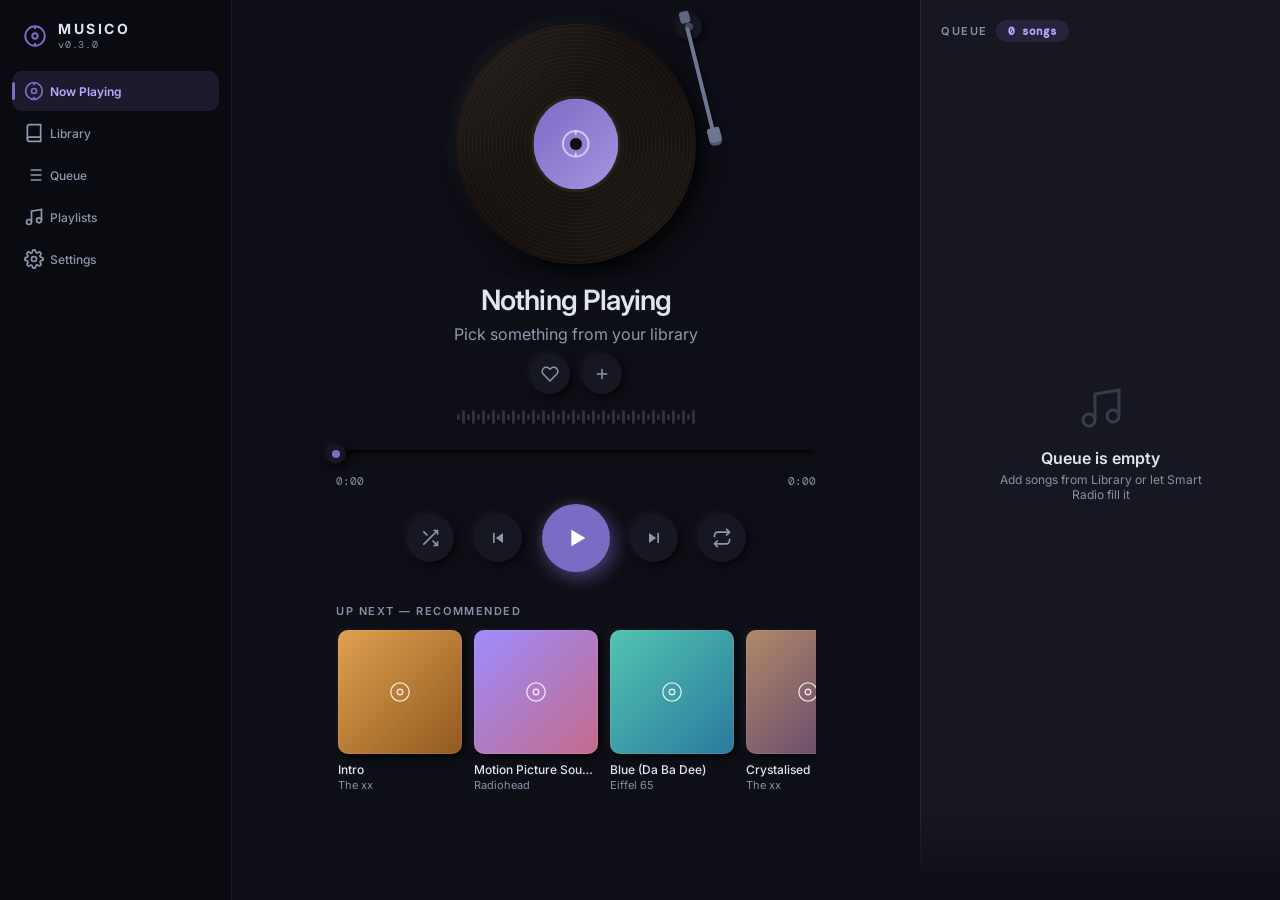
<file: frontend/index.html>
<!DOCTYPE html>
<html lang="en" data-palette="nebula">
<head>
<meta charset="UTF-8"/>
<meta name="viewport" content="width=device-width, initial-scale=1.0"/>
<title>Musico — Neumorphic Music Player</title>
<meta name="description" content="Musico — A beautiful neumorphic music player with skeuomorphic vinyl disc, rotary volume knob, and M3 Expressive navigation"/>

<!-- Apply the persisted theme BEFORE stylesheets resolve — dark-theme users
     otherwise get a white flash on every launch. -->
<script>
  try {
    var t = localStorage.getItem('musico-theme');
    if (t === 'dark' || t === 'light') document.documentElement.setAttribute('data-theme', t);
  } catch (e) {}
</script>

<!-- Asset URLs carry ?v= — bump on frontend changes so the WebKit webview
     can't serve stale cached scripts/styles (bit us once: old bridge.js
     kept breaking IPC after an update). -->
<link rel="stylesheet" href="css/tokens.css?v=0.3.6"/>
<link rel="stylesheet" href="css/neumorphic.css?v=0.3.6"/>
<link rel="stylesheet" href="css/animations.css?v=0.3.6"/>
<link rel="stylesheet" href="css/layout.css?v=0.3.6"/>
<link rel="stylesheet" href="css/now-playing.css?v=0.3.6"/>
<link rel="stylesheet" href="css/library.css?v=0.3.6"/>
<link rel="stylesheet" href="css/queue.css?v=0.3.6"/>
<link rel="stylesheet" href="css/settings.css?v=0.3.6"/>
</head>
<body>

<div id="app">
  <!-- ══════════════════════════════════════════════════════════════════════════
       SIDEBAR (≥860px) — brand, navigation, now-playing dock
       ══════════════════════════════════════════════════════════════════════════ -->
  <aside id="sidebar">
    <div class="side-brand">
      <svg class="brand-mark" viewBox="0 0 24 24" fill="none" stroke="currentColor" stroke-width="1.8">
        <circle cx="12" cy="12" r="9"/><circle cx="12" cy="12" r="2.5"/><path d="M12 3v2.5M12 18.5V21"/>
      </svg>
      <div class="brand-text">
        <div class="brand-name">MUSICO</div>
        <div class="brand-sub">v0.3.0</div>
      </div>
    </div>

    <nav class="side-nav" aria-label="Main">
      <button class="nav-item active" data-view="now-playing">
        <svg viewBox="0 0 24 24" fill="none" stroke="currentColor" stroke-width="2"><circle cx="12" cy="12" r="10"/><circle cx="12" cy="12" r="3"/><path d="M12 2v3M12 19v3"/></svg>
        <span>Now Playing</span>
      </button>
      <button class="nav-item" data-view="library">
        <svg viewBox="0 0 24 24" fill="none" stroke="currentColor" stroke-width="2"><path d="M4 19.5A2.5 2.5 0 016.5 17H20"/><path d="M6.5 2H20v20H6.5A2.5 2.5 0 014 19.5v-15A2.5 2.5 0 016.5 2z"/></svg>
        <span>Library</span>
      </button>
      <button class="nav-item" data-view="queue">
        <svg viewBox="0 0 24 24" fill="none" stroke="currentColor" stroke-width="2"><path d="M8 6h13M8 12h13M8 18h13M3 6h.01M3 12h.01M3 18h.01"/></svg>
        <span>Queue</span>
      </button>
      <button class="nav-item" data-view="playlists">
        <svg viewBox="0 0 24 24" fill="none" stroke="currentColor" stroke-width="2"><path d="M9 18V5l12-2v13"/><circle cx="6" cy="18" r="3"/><circle cx="18" cy="16" r="3"/></svg>
        <span>Playlists</span>
      </button>
      <button class="nav-item" data-view="settings">
        <svg viewBox="0 0 24 24" fill="none" stroke="currentColor" stroke-width="2"><circle cx="12" cy="12" r="3"/><path d="M19.4 15a1.65 1.65 0 00.33 1.82l.06.06a2 2 0 010 2.83 2 2 0 01-2.83 0l-.06-.06a1.65 1.65 0 00-1.82-.33 1.65 1.65 0 00-1 1.51V21a2 2 0 01-4 0v-.09A1.65 1.65 0 009 19.4a1.65 1.65 0 00-1.82.33l-.06.06a2 2 0 01-2.83-2.83l.06-.06A1.65 1.65 0 004.68 15a1.65 1.65 0 00-1.51-1H3a2 2 0 010-4h.09A1.65 1.65 0 004.6 9a1.65 1.65 0 00-.33-1.82l-.06-.06a2 2 0 012.83-2.83l.06.06A1.65 1.65 0 009 4.68a1.65 1.65 0 001-1.51V3a2 2 0 014 0v.09a1.65 1.65 0 001 1.51 1.65 1.65 0 001.82-.33l.06-.06a2 2 0 012.83 2.83l-.06.06A1.65 1.65 0 0019.4 9a1.65 1.65 0 001.51 1H21a2 2 0 010 4h-.09a1.65 1.65 0 00-1.51 1z"/></svg>
        <span>Settings</span>
      </button>
    </nav>
  </aside>

  <div id="content-area">
  <main id="main-content">

    <!-- ── NOW PLAYING ────────────────────────────────────────────────────── -->
    <section id="view-now-playing" class="view active">
      <div class="now-playing" id="now-playing-scroll">

        <!-- Vinyl Record Assembly -->
        <div class="vinyl-container">
          <div class="vinyl-disc paused" id="vinyl-disc">
            <div class="vinyl-grooves"></div>
            <div class="vinyl-label" id="vinyl-label">
              <div class="vinyl-label-fallback" id="vinyl-fallback">
                <svg viewBox="0 0 24 24" fill="none" stroke="currentColor" stroke-width="1.5">
                  <circle cx="12" cy="12" r="10"/>
                  <circle cx="12" cy="12" r="3"/>
                  <path d="M12 2v3M12 19v3"/>
                </svg>
              </div>
            </div>
            <div class="vinyl-spindle"></div>
            <div class="vinyl-sheen"></div>
          </div>
          <div class="vinyl-shadow"></div>
          <!-- Tonearm -->
          <div class="tonearm-container">
            <div class="tonearm-base"></div>
            <div class="tonearm-arm tonearm resting" id="tonearm">
              <div class="tonearm-head"></div>
            </div>
          </div>
        </div>

        <!-- Song Metadata -->
        <div class="song-meta">
          <div class="song-title" id="np-title">Nothing Playing</div>
          <div class="song-artist" id="np-artist">Pick something from your library</div>
          <div class="song-actions">
            <button class="action-btn" id="btn-like" title="Like" aria-label="Like this song" aria-pressed="false">
              <svg viewBox="0 0 24 24" fill="none" stroke="currentColor" stroke-width="2"><path d="M20.84 4.61a5.5 5.5 0 00-7.78 0L12 5.67l-1.06-1.06a5.5 5.5 0 00-7.78 7.78l1.06 1.06L12 21.23l7.78-7.78 1.06-1.06a5.5 5.5 0 000-7.78z"/></svg>
            </button>
            <button class="action-btn" id="btn-queue-current" title="Add to Queue" aria-label="Add to queue">
              <svg viewBox="0 0 24 24" fill="none" stroke="currentColor" stroke-width="2"><path d="M12 5v14M5 12h14"/></svg>
            </button>
          </div>
        </div>

        <!-- Waveform Visualizer -->
        <div class="waveform" id="waveform"></div>

        <!-- Seek Bar -->
        <div class="seek-container">
          <div class="seek-track-wrapper" id="seek-wrapper" role="slider" tabindex="0"
               aria-label="Seek" aria-valuemin="0" aria-valuemax="100" aria-valuenow="0"
               aria-valuetext="0:00">
            <div class="seek-track">
              <div class="seek-fill" id="seek-fill" style="width:0%">
                <div class="seek-thumb" id="seek-thumb"></div>
              </div>
            </div>
          </div>
          <div class="seek-times">
            <span id="time-current">0:00</span>
            <span id="time-total">0:00</span>
          </div>
        </div>

        <!-- Transport Controls -->
        <div class="transport">
          <button class="transport-btn" id="btn-shuffle" title="Shuffle: Off" aria-label="Shuffle: Off" aria-pressed="false">
            <svg viewBox="0 0 24 24" fill="none" stroke="currentColor" stroke-width="2"><path d="M16 3h5v5M4 20L21 3M21 16v5h-5M15 15l6 6M4 4l5 5"/></svg>
          </button>
          <button class="transport-btn" id="btn-prev" title="Previous" aria-label="Previous track">
            <svg viewBox="0 0 24 24" fill="currentColor"><path d="M6 6h2v12H6zM9.5 12l8.5 6V6z"/></svg>
          </button>
          <button class="play-btn-main" id="btn-play" title="Play" aria-label="Play or pause">
            <svg viewBox="0 0 24 24" fill="currentColor" id="play-icon"><polygon points="8,5 20,12 8,19"/></svg>
          </button>
          <button class="transport-btn" id="btn-next" title="Next" aria-label="Next track">
            <svg viewBox="0 0 24 24" fill="currentColor"><path d="M16 6h2v12h-2zM6 18l8.5-6L6 6z"/></svg>
          </button>
          <button class="transport-btn" id="btn-repeat" title="Repeat: Off" aria-label="Repeat: Off" aria-pressed="false">
            <svg viewBox="0 0 24 24" fill="none" stroke="currentColor" stroke-width="2"><polyline points="17 1 21 5 17 9"/><path d="M3 11V9a4 4 0 014-4h14"/><polyline points="7 23 3 19 7 15"/><path d="M21 13v2a4 4 0 01-4 4H3"/></svg>
          </button>
        </div>

        <!-- Mode indicator -->
        <div class="mode-indicator" id="mode-indicator"></div>

        <!-- Lyrics -->
        <div class="recs-section" id="lyrics-section" style="display:none;">
          <div class="recs-header">LYRICS</div>
          <div id="lyrics-list" style="max-height:200px; overflow-y:auto; padding:0 4px;"></div>
        </div>

        <!-- Recommendations -->
        <div class="recs-section" id="recs-section">
          <div class="recs-header">UP NEXT — RECOMMENDED</div>
          <div class="recs-cards" id="recs-list">
            <!-- Populated by JS -->
          </div>
        </div>

      </div>
    </section>

    <!-- ── LIBRARY ────────────────────────────────────────────────────────── -->
    <section id="view-library" class="view">
      <div class="library">
        <div class="library-header">
          <span class="library-title">Library</span>
          <span class="library-count" id="lib-count">847 songs</span>
          <div class="search-bar" id="search-bar">
            <div class="search-icon">
              <svg viewBox="0 0 24 24" fill="none" stroke="currentColor" stroke-width="2"><circle cx="11" cy="11" r="8"/><path d="M21 21l-4.35-4.35"/></svg>
            </div>
            <input type="text" placeholder="Search your library..." id="search-input" aria-label="Search your library"/>
            <button class="search-clear" id="search-clear">✕</button>
          </div>
          <div class="view-toggle">
            <button class="view-toggle-btn active" data-view="list" id="toggle-list" title="List view">
              <svg viewBox="0 0 16 16" fill="none" stroke="currentColor" stroke-width="1.5"><path d="M2 4h12M2 8h12M2 12h12"/></svg>
            </button>
            <button class="view-toggle-btn" data-view="grid" id="toggle-grid" title="Grid view">
              <svg viewBox="0 0 16 16" fill="none" stroke="currentColor" stroke-width="1.5"><rect x="1" y="1" width="5.5" height="5.5" rx="1"/><rect x="9.5" y="1" width="5.5" height="5.5" rx="1"/><rect x="1" y="9.5" width="5.5" height="5.5" rx="1"/><rect x="9.5" y="9.5" width="5.5" height="5.5" rx="1"/></svg>
            </button>
          </div>
        </div>

        <div class="sort-bar">
          <span class="sort-label">Sort by</span>
          <button class="sort-pill active" data-sort="title">Title <span class="sort-arrow">↑</span></button>
          <button class="sort-pill" data-sort="artist">Artist</button>
          <button class="sort-pill" data-sort="album">Album</button>
          <button class="sort-pill" data-sort="duration">Duration</button>
          <button class="sort-pill" id="filter-liked" aria-pressed="false" title="Show only liked songs">♥ Liked</button>
        </div>

        <!-- List view -->
        <div class="song-list" id="song-list-view">
          <!-- Demo songs -->
        </div>

        <!-- Grid view (hidden by default) -->
        <div class="album-grid" id="album-grid-view" style="display:none;">
          <!-- Populated by JS -->
        </div>
      </div>
    </section>

    <!-- ── QUEUE ──────────────────────────────────────────────────────────── -->
    <section id="view-queue" class="view">
      <div class="queue-view">
        <div class="queue-header">
          <span class="queue-title">Queue</span>
          <span class="queue-count" id="queue-count">0 songs</span>
          <button class="queue-clear" id="btn-clear-queue" hidden aria-label="Clear the queue">
            <svg viewBox="0 0 24 24" fill="none" stroke="currentColor" stroke-width="2"><path d="M3 6h18M8 6V4a2 2 0 012-2h4a2 2 0 012 2v2m3 0v14a2 2 0 01-2 2H7a2 2 0 01-2-2V6h14"/></svg>
            Clear
          </button>
        </div>
        <div class="queue-list" id="queue-list">
          <div class="queue-empty" id="queue-empty">
            <svg viewBox="0 0 24 24" fill="none" stroke="currentColor" stroke-width="1.5"><path d="M9 18V5l12-2v13"/><circle cx="6" cy="18" r="3"/><circle cx="18" cy="16" r="3"/></svg>
            <div style="text-align:center;">
              <div style="font-weight:var(--weight-semi); color:var(--text-primary); margin-bottom:4px;">Queue is empty</div>
              <div style="font-size:var(--text-caption);">Add songs from Library or let Smart Radio fill it</div>
            </div>
          </div>
        </div>
      </div>
    </section>

    <!-- ── PLAYLISTS ──────────────────────────────────────────────────────── -->
    <section id="view-playlists" class="view">
      <div class="queue-view">
        <div class="queue-header">
          <span class="queue-title">Playlists &amp; Insights</span>
          <span class="queue-count" id="stats-streak"></span>
        </div>

        <div class="s-card" style="margin: 0 var(--space-16) var(--space-12);">
          <div class="s-card-header">Listening Stats</div>
          <div id="stats-grid" style="display:grid; grid-template-columns:repeat(3,1fr); gap:var(--space-8); padding:var(--space-12) var(--space-16);">
            <!-- Populated by JS -->
          </div>
          <div id="stats-empty" class="queue-empty" style="display:none; padding:var(--space-20);">
            <svg viewBox="0 0 24 24" fill="none" stroke="currentColor" stroke-width="1.5"><path d="M9 18V5l12-2v13"/><circle cx="6" cy="18" r="3"/><circle cx="18" cy="16" r="3"/></svg>
            <div style="text-align:center;">
              <div style="font-weight:var(--weight-semi); color:var(--text-primary); margin-bottom:4px;">No listening history yet</div>
              <div style="font-size:var(--text-caption);">Play some songs — stats appear here</div>
            </div>
          </div>
        </div>

        <div class="s-card" style="margin: 0 var(--space-16) var(--space-12);">
          <div class="s-card-header">Top Songs</div>
          <div class="song-list" id="top-songs-list" style="padding:0 var(--space-8) var(--space-8);">
            <!-- Populated by JS -->
          </div>
          <div id="top-songs-empty" class="queue-empty" style="padding:var(--space-20);">
            <svg viewBox="0 0 24 24" fill="none" stroke="currentColor" stroke-width="1.5"><path d="M9 18V5l12-2v13"/><circle cx="6" cy="18" r="3"/><circle cx="18" cy="16" r="3"/></svg>
            <div style="text-align:center;">
              <div style="font-weight:var(--weight-semi); color:var(--text-primary); margin-bottom:4px;">No plays yet</div>
              <div style="font-size:var(--text-caption);">Your most-played songs will appear here</div>
            </div>
          </div>
        </div>

        <div class="s-card" style="margin: 0 var(--space-16);">
          <div class="s-card-header">Smart Playlists</div>
          <div class="queue-list" id="playlists-list" style="padding:0 var(--space-8) var(--space-8);">
            <div class="queue-empty" id="playlists-empty">
              <svg viewBox="0 0 24 24" fill="none" stroke="currentColor" stroke-width="1.5"><path d="M8 6h13M8 12h13M8 18h13M3 6h.01M3 12h.01M3 18h.01"/></svg>
              <div style="text-align:center;">
                <div style="font-weight:var(--weight-semi); color:var(--text-primary); margin-bottom:4px;">No playlists yet</div>
                <div style="font-size:var(--text-caption);">Smart playlists will appear here</div>
              </div>
            </div>
          </div>
        </div>
      </div>
    </section>

    <!-- ── SETTINGS ───────────────────────────────────────────────────────── -->
    <section id="view-settings" class="view">
      <div class="settings-view">
        <div class="settings-header">
          <div class="settings-title">Settings</div>
          <div class="settings-subtitle">Musico preferences & audio</div>
        </div>

        <div class="settings-tabs">
          <button class="settings-tab active" data-tab="general">
            <svg viewBox="0 0 24 24" fill="none" stroke="currentColor" stroke-width="2"><circle cx="12" cy="12" r="3"/><path d="M19.4 15a1.65 1.65 0 00.33 1.82l.06.06a2 2 0 010 2.83 2 2 0 01-2.83 0l-.06-.06a1.65 1.65 0 00-1.82-.33 1.65 1.65 0 00-1 1.51V21a2 2 0 01-4 0v-.09A1.65 1.65 0 009 19.4a1.65 1.65 0 00-1.82.33l-.06.06a2 2 0 01-2.83-2.83l.06-.06A1.65 1.65 0 004.68 15a1.65 1.65 0 00-1.51-1H3a2 2 0 010-4h.09A1.65 1.65 0 004.6 9a1.65 1.65 0 00-.33-1.82l-.06-.06a2 2 0 012.83-2.83l.06.06A1.65 1.65 0 009 4.68a1.65 1.65 0 001-1.51V3a2 2 0 014 0v.09a1.65 1.65 0 001 1.51 1.65 1.65 0 001.82-.33l.06-.06a2 2 0 012.83 2.83l-.06.06A1.65 1.65 0 0019.4 9a1.65 1.65 0 001.51 1H21a2 2 0 010 4h-.09a1.65 1.65 0 00-1.51 1z"/></svg>
            General
          </button>
          <button class="settings-tab" data-tab="audio">
            <svg viewBox="0 0 24 24" fill="none" stroke="currentColor" stroke-width="2"><path d="M2 6h4l3-3h6l3 3h4v12H2z"/><circle cx="12" cy="13" r="4"/></svg>
            Audio
          </button>
          <button class="settings-tab" data-tab="themes">
            <svg viewBox="0 0 24 24" fill="none" stroke="currentColor" stroke-width="2"><circle cx="12" cy="12" r="5"/><path d="M12 1v2M12 21v2M4.22 4.22l1.42 1.42M18.36 18.36l1.42 1.42M1 12h2M21 12h2M4.22 19.78l1.42-1.42M18.36 5.64l1.42-1.42"/></svg>
            Themes
          </button>
        </div>

        <div class="settings-content">

          <!-- GENERAL TAB -->
          <div class="settings-panel active" id="panel-general">
            <!-- Music Folder -->
            <div class="s-card">
              <div class="s-card-header">Music Library</div>
              <div class="s-row" id="row-music-folder" style="cursor:pointer;" title="Choose music folder">
                <div class="s-icon">
                  <svg viewBox="0 0 24 24" fill="none" stroke="currentColor" stroke-width="2"><path d="M22 19a2 2 0 01-2 2H4a2 2 0 01-2-2V5a2 2 0 012-2h5l2 3h9a2 2 0 012 2z"/></svg>
                </div>
                <div class="s-info">
                  <div class="s-label">Music Folder</div>
                  <div class="s-hint">Click to choose your library folder</div>
                </div>
                <span class="s-folder-tag" id="folder-tag">
                  <svg viewBox="0 0 16 16" fill="none" stroke="currentColor" stroke-width="1.2"><path d="M2 4h12v9H2zM2 4l2-2h3l1 2"/></svg>
                  ~/Music
                </span>
              </div>
              <div class="s-row">
                <div class="s-icon green">
                  <svg viewBox="0 0 24 24" fill="none" stroke="currentColor" stroke-width="2"><polyline points="23 4 23 10 17 10"/><path d="M20.49 15a9 9 0 11-2.12-9.36L23 10"/></svg>
                </div>
                <div class="s-info">
                  <div class="s-label">Re-index Library</div>
                  <div class="s-hint" id="scan-hint">Scans your folder for audio files</div>
                </div>
                <button class="s-action-btn" id="btn-scan">
                  <svg viewBox="0 0 24 24" fill="none" stroke="currentColor" stroke-width="2"><polyline points="23 4 23 10 17 10"/><path d="M20.49 15a9 9 0 11-2.12-9.36L23 10"/></svg>
                  Scan
                </button>
              </div>
            </div>

            <!-- Keyboard Shortcuts -->
            <div class="s-card">
              <div class="s-card-header">Keyboard Shortcuts</div>
              <div style="padding: var(--space-12) var(--space-20);">
                <div class="shortcut-row"><span class="key-badge">Space</span><span class="shortcut-desc">Play / Pause</span></div>
                <div class="shortcut-row"><span class="key-badge">← →</span><span class="shortcut-desc">Seek ±5 seconds</span></div>
                <div class="shortcut-row"><span class="key-badge">↑ ↓</span><span class="shortcut-desc">Volume ±5%</span></div>
                <div class="shortcut-row"><span class="key-badge">N</span><span class="shortcut-desc">Next track</span></div>
                <div class="shortcut-row"><span class="key-badge">P</span><span class="shortcut-desc">Previous track</span></div>
                <div class="shortcut-row"><span class="key-badge">S</span><span class="shortcut-desc">Cycle shuffle mode</span></div>
                <div class="shortcut-row"><span class="key-badge">R</span><span class="shortcut-desc">Cycle repeat mode</span></div>
              </div>
            </div>

            <!-- Smart Radio -->
            <div class="s-card">
              <div class="s-row" style="border-top:none;">
                <div class="s-icon green">
                  <svg viewBox="0 0 24 24" fill="none" stroke="currentColor" stroke-width="2"><path d="M9.09 9a3 3 0 015.83 1c0 2-3 3-3 3"/><circle cx="12" cy="17" r=".5"/><circle cx="12" cy="12" r="10"/></svg>
                </div>
                <div class="s-info">
                  <div class="s-label">Smart Radio</div>
                  <div class="s-hint">Auto-pick songs that match what you're playing</div>
                </div>
                <div class="s-toggle on" id="toggle-smart-rec" role="switch" aria-checked="true" tabindex="0" aria-label="Smart Radio"></div>
              </div>
            </div>

            <!-- About -->
            <div class="s-card">
              <div class="about-section">
                <div>
                  <div class="about-name">Musico</div>
                  <div class="about-detail">Tauri · Symphonia · Pure Rust Backend</div>
                </div>
                <span class="version-badge">v0.3.0</span>
              </div>
            </div>
          </div>

          <!-- AUDIO TAB -->
          <div class="settings-panel" id="panel-audio">
            <!-- Equalizer -->
            <div class="s-card">
              <div class="s-row" style="border-top:none;">
                <div class="s-icon">
                  <svg viewBox="0 0 24 24" fill="none" stroke="currentColor" stroke-width="2"><path d="M2 6h4M10 6h12M2 12h10M16 12h6M2 18h6M12 18h10"/><circle cx="8" cy="6" r="2"/><circle cx="14" cy="12" r="2"/><circle cx="10" cy="18" r="2"/></svg>
                </div>
                <div class="s-info">
                  <div class="s-label">Equalizer</div>
                  <div class="s-hint">10-band audio equalizer</div>
                </div>
                <div class="s-toggle on" id="toggle-eq" role="switch" aria-checked="true" tabindex="0" aria-label="Equalizer"></div>
              </div>
              <div style="padding: var(--space-4) var(--space-16) var(--space-8); display:flex; gap:var(--space-6); flex-wrap:wrap;" id="eq-presets">
                <button class="sort-pill active" data-eq-preset="Flat">Flat</button>
                <button class="sort-pill" data-eq-preset="Bass Boost">Bass Boost</button>
                <button class="sort-pill" data-eq-preset="Vocal">Vocal</button>
                <button class="sort-pill" data-eq-preset="Treble">Treble</button>
                <button class="sort-pill" data-eq-preset="Rock">Rock</button>
                <button class="sort-pill" data-eq-preset="Classical">Classical</button>
              </div>
              <div class="eq-bands" id="eq-bands">
                <!-- Populated by JS: 10 vertical sliders -->
              </div>
            </div>

            <!-- Normalization -->
            <div class="s-card">
              <div class="s-card-header">Audio Normalization</div>
              <div class="s-card-desc">Match perceived loudness across tracks</div>
              <div style="padding: var(--space-4) var(--space-20) var(--space-16); display:flex; gap:var(--space-8);">
                <button class="sort-pill active" data-normalization="Off">Off</button>
                <button class="sort-pill" data-normalization="Track">Track</button>
                <button class="sort-pill" data-normalization="Album">Album</button>
              </div>
            </div>

            <!-- Crossfade -->
            <div class="s-card">
              <div class="s-row" style="border-top:none;">
                <div class="s-icon red">
                  <svg viewBox="0 0 24 24" fill="none" stroke="currentColor" stroke-width="2"><path d="M2 12s3-7 10-7 10 7 10 7-3 7-10 7-10-7-10-7z"/></svg>
                </div>
                <div class="s-info">
                  <div class="s-label">Crossfade</div>
                  <div class="s-hint">Smooth blend between tracks</div>
                </div>
                <div class="s-toggle" id="toggle-crossfade" role="switch" aria-checked="false" tabindex="0" aria-label="Crossfade"></div>
              </div>
              <div class="s-slider-row">
                <div class="s-slider-label">
                  <span class="s-hint">Duration</span>
                  <span class="s-value">3.0s</span>
                </div>
                <input type="range" class="s-slider" min="0.5" max="10" step="0.5" value="3" aria-label="Crossfade duration in seconds"/>
              </div>
            </div>
          </div>

          <!-- THEMES TAB -->
          <div class="settings-panel" id="panel-themes">
            <!-- Theme -->
            <div class="s-card">
              <div class="s-card-header">Theme</div>
              <div style="padding: var(--space-4) var(--space-20) var(--space-16); display:flex; gap:var(--space-8);">
                <button class="sort-pill active" data-theme-pill="light">☀️ Light</button>
                <button class="sort-pill" data-theme-pill="dark">🌙 Dark</button>
              </div>
            </div>

            <!-- Color Palette -->
            <div class="s-card">
              <div class="s-card-header">Color Palette</div>
              <div class="swatches-row" id="palette-swatches" role="radiogroup" aria-label="Color palette">
                <div class="swatch selected" data-palette="nebula" role="radio" aria-checked="true" tabindex="0" aria-label="Nebula palette"><div class="swatch-color" style="background:linear-gradient(135deg,#7c6bc4,#a594e0);"></div></div>
                <div class="swatch" data-palette="sakura" role="radio" aria-checked="false" tabindex="0" aria-label="Sakura palette"><div class="swatch-color" style="background:linear-gradient(135deg,#d4548a,#e88aab);"></div></div>
                <div class="swatch" data-palette="aurora" role="radio" aria-checked="false" tabindex="0" aria-label="Aurora palette"><div class="swatch-color" style="background:linear-gradient(135deg,#2da67a,#5cc49e);"></div></div>
                <div class="swatch" data-palette="ocean" role="radio" aria-checked="false" tabindex="0" aria-label="Ocean palette"><div class="swatch-color" style="background:linear-gradient(135deg,#2e96cc,#68b8e0);"></div></div>
                <div class="swatch" data-palette="ember" role="radio" aria-checked="false" tabindex="0" aria-label="Ember palette"><div class="swatch-color" style="background:linear-gradient(135deg,#d48a3c,#e8a868);"></div></div>
                <div class="swatch" data-palette="mono" role="radio" aria-checked="false" tabindex="0" aria-label="Mono palette"><div class="swatch-color" style="background:linear-gradient(135deg,#7a7a80,#a0a0a6);"></div></div>
              </div>
            </div>

            <!-- Art Tint -->
            <div class="s-card">
              <div class="s-row" style="border-top:none;">
                <div class="s-icon blue">
                  <svg viewBox="0 0 24 24" fill="none" stroke="currentColor" stroke-width="2"><rect x="3" y="3" width="18" height="18" rx="2"/><circle cx="8.5" cy="8.5" r="1.5"/><path d="M21 15l-5-5L5 21"/></svg>
                </div>
                <div class="s-info">
                  <div class="s-label">Art Tint Background</div>
                  <div class="s-hint">Tint surfaces with album art color</div>
                </div>
                <div class="s-toggle on" id="toggle-art-tint" role="switch" aria-checked="true" tabindex="0" aria-label="Art tint background"></div>
              </div>
            </div>
          </div>

        </div>
      </div>
    </section>

  </main>
  </div><!-- /content-area -->

  <!-- ══════════════════════════════════════════════════════════════════════════
       NOW-PLAYING DOCK — sidebar card ≥860px / overlay strip <860px
       ══════════════════════════════════════════════════════════════════════════ -->
  <div class="mini-player hidden" id="mini-player" style="--mini-progress: 0%;" title="Open Now Playing">
    <div class="dock-top">
      <div class="mini-vinyl mini-vinyl-spin paused" id="mini-vinyl">
        <div class="mini-vinyl-art" id="mini-art">
          <svg viewBox="0 0 24 24" fill="none" stroke="currentColor" stroke-width="1.5" style="color:rgba(255,255,255,0.65); width:12px; height:12px;">
            <circle cx="12" cy="12" r="10"/><circle cx="12" cy="12" r="3"/>
          </svg>
        </div>
        <div class="mini-vinyl-hole"></div>
      </div>
      <div class="mini-info">
        <div class="mini-title" id="mini-title">Nothing Playing</div>
        <div class="mini-artist" id="mini-artist">—</div>
      </div>
      <button class="mini-expand" id="mini-expand" title="Open Now Playing" aria-label="Open Now Playing">
        <svg viewBox="0 0 24 24" fill="none" stroke="currentColor" stroke-width="2"><polyline points="18 15 12 9 6 15"/></svg>
      </button>
    </div>
    <div class="dock-controls">
      <input type="range" class="mini-volume" id="mini-volume" min="0" max="100" step="1" value="68" aria-label="Volume"/>
      <button class="mini-btn" id="mini-prev" title="Previous" aria-label="Previous track">
        <svg viewBox="0 0 24 24" fill="currentColor"><path d="M6 6h2v12H6zM9.5 12l8.5 6V6z"/></svg>
      </button>
      <button class="mini-btn play-btn" id="mini-play" title="Play/Pause" aria-label="Play or pause">
        <svg viewBox="0 0 24 24" fill="currentColor"><polygon points="8,5 20,12 8,19"/></svg>
      </button>
      <button class="mini-btn" id="mini-next" title="Next" aria-label="Next track">
        <svg viewBox="0 0 24 24" fill="currentColor"><path d="M16 6h2v12h-2zM6 18l8.5-6L6 6z"/></svg>
      </button>
    </div>
  </div>

  <!-- ══════════════════════════════════════════════════════════════════════════
       BOTTOM NAVIGATION PILL (compact <860px only; sidebar takes over above)
       ══════════════════════════════════════════════════════════════════════════ -->
  <nav class="bottom-nav-pill" id="bottom-nav">
    <button class="nav-item active" data-view="now-playing">
      <svg viewBox="0 0 24 24" fill="none" stroke="currentColor" stroke-width="2"><circle cx="12" cy="12" r="10"/><circle cx="12" cy="12" r="3"/><path d="M12 2v3M12 19v3"/></svg>
      <span>Now Playing</span>
    </button>
    <button class="nav-item" data-view="library">
      <svg viewBox="0 0 24 24" fill="none" stroke="currentColor" stroke-width="2"><path d="M4 19.5A2.5 2.5 0 016.5 17H20"/><path d="M6.5 2H20v20H6.5A2.5 2.5 0 014 19.5v-15A2.5 2.5 0 016.5 2z"/></svg>
      <span>Library</span>
    </button>
    <button class="nav-item" data-view="queue">
      <svg viewBox="0 0 24 24" fill="none" stroke="currentColor" stroke-width="2"><path d="M8 6h13M8 12h13M8 18h13M3 6h.01M3 12h.01M3 18h.01"/></svg>
      <span>Queue</span>
    </button>
    <button class="nav-item" data-view="playlists">
      <svg viewBox="0 0 24 24" fill="none" stroke="currentColor" stroke-width="2"><path d="M9 18V5l12-2v13"/><circle cx="6" cy="18" r="3"/><circle cx="18" cy="16" r="3"/></svg>
      <span>Playlists</span>
    </button>
    <button class="nav-item" data-view="settings">
      <svg viewBox="0 0 24 24" fill="none" stroke="currentColor" stroke-width="2"><circle cx="12" cy="12" r="3"/><path d="M19.4 15a1.65 1.65 0 00.33 1.82l.06.06a2 2 0 010 2.83 2 2 0 01-2.83 0l-.06-.06a1.65 1.65 0 00-1.82-.33 1.65 1.65 0 00-1 1.51V21a2 2 0 01-4 0v-.09A1.65 1.65 0 009 19.4a1.65 1.65 0 00-1.82.33l-.06.06a2 2 0 01-2.83-2.83l.06-.06A1.65 1.65 0 004.68 15a1.65 1.65 0 00-1.51-1H3a2 2 0 010-4h.09A1.65 1.65 0 004.6 9a1.65 1.65 0 00-.33-1.82l-.06-.06a2 2 0 012.83-2.83l.06.06A1.65 1.65 0 009 4.68a1.65 1.65 0 001-1.51V3a2 2 0 014 0v.09a1.65 1.65 0 001 1.51 1.65 1.65 0 001.82-.33l.06-.06a2 2 0 012.83 2.83l-.06.06A1.65 1.65 0 0019.4 9a1.65 1.65 0 001.51 1H21a2 2 0 010 4h-.09a1.65 1.65 0 00-1.51 1z"/></svg>
      <span>Settings</span>
    </button>
  </nav>
</div>

<!-- ═══════════════════════════════════════════════════════════════════════════
     JAVASCRIPT
     ═══════════════════════════════════════════════════════════════════════════ -->
<script src="js/bridge.js?v=0.3.6"></script>
<script src="js/app.js?v=0.3.6"></script>
<script src="js/vinyl.js?v=0.3.6"></script>
<script src="js/knob.js?v=0.3.6"></script>
<script src="js/seek.js?v=0.3.6"></script>

</body>
</html>
</file>
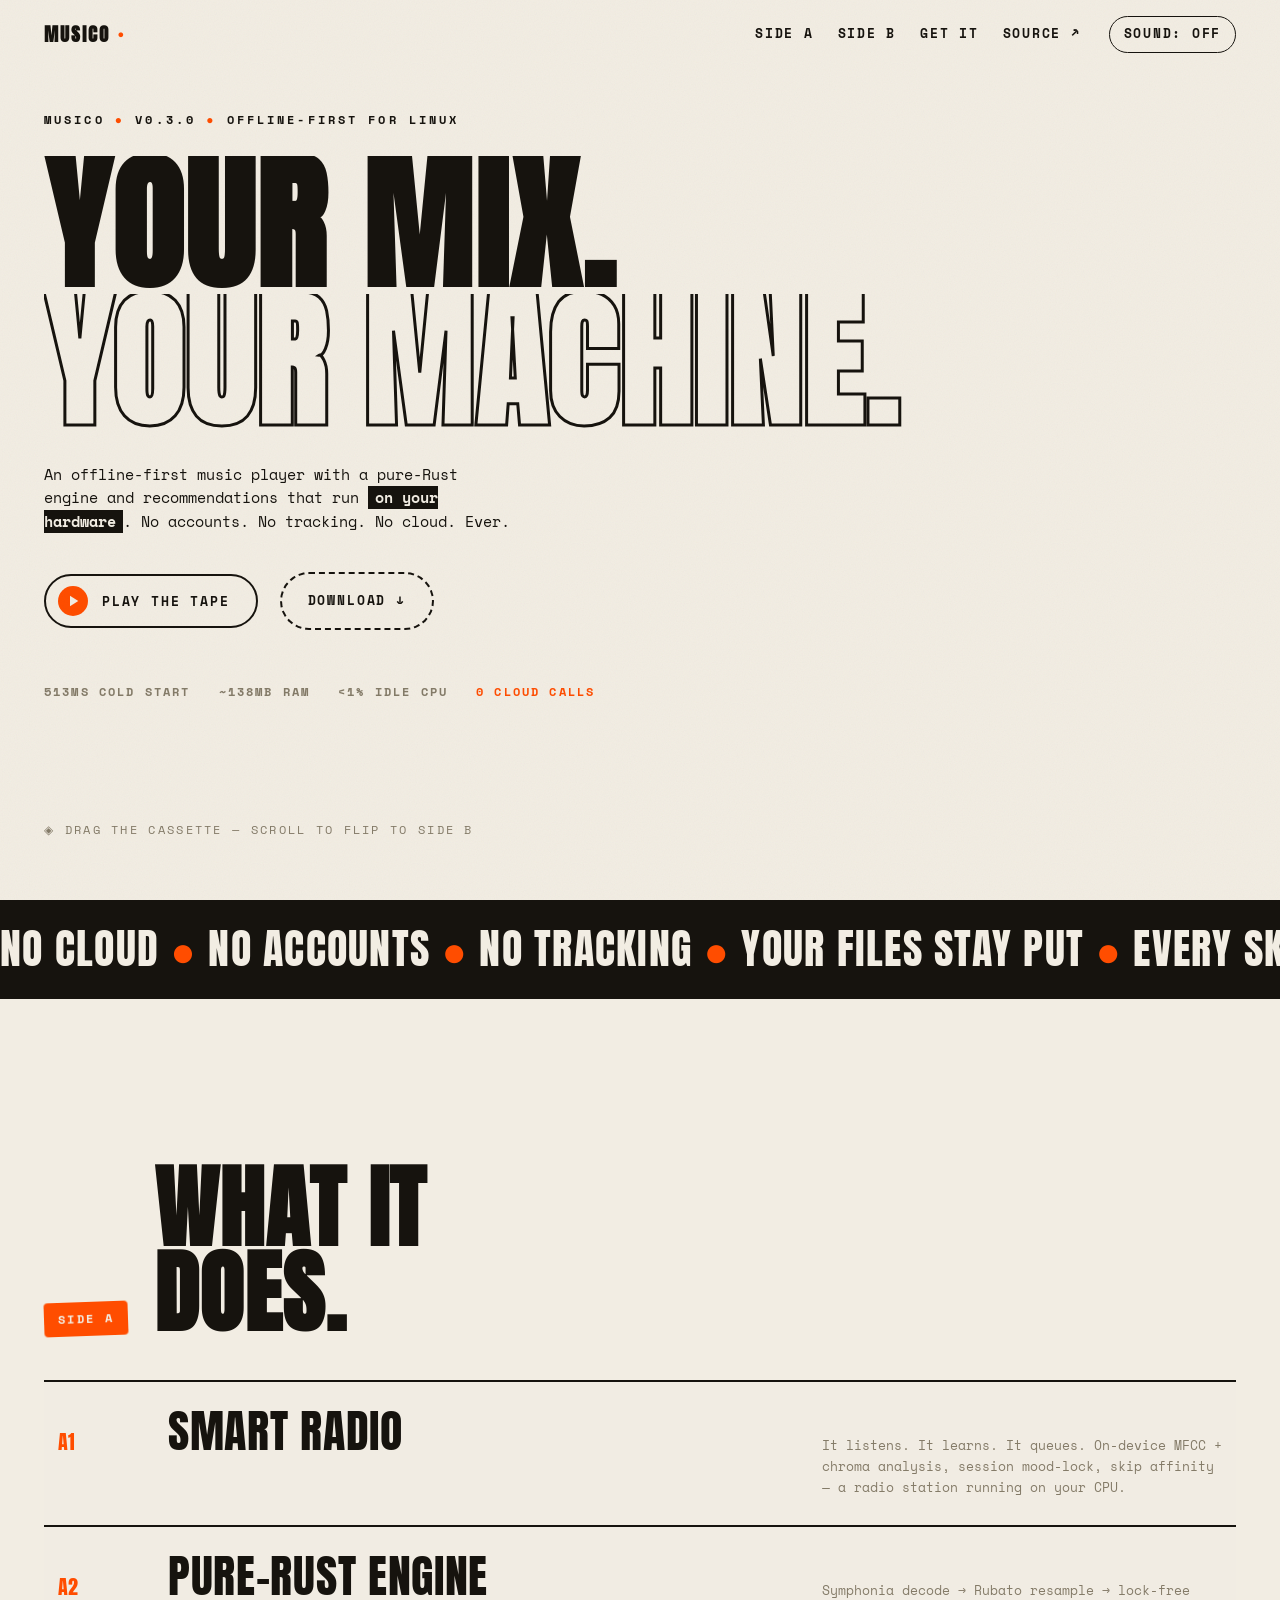
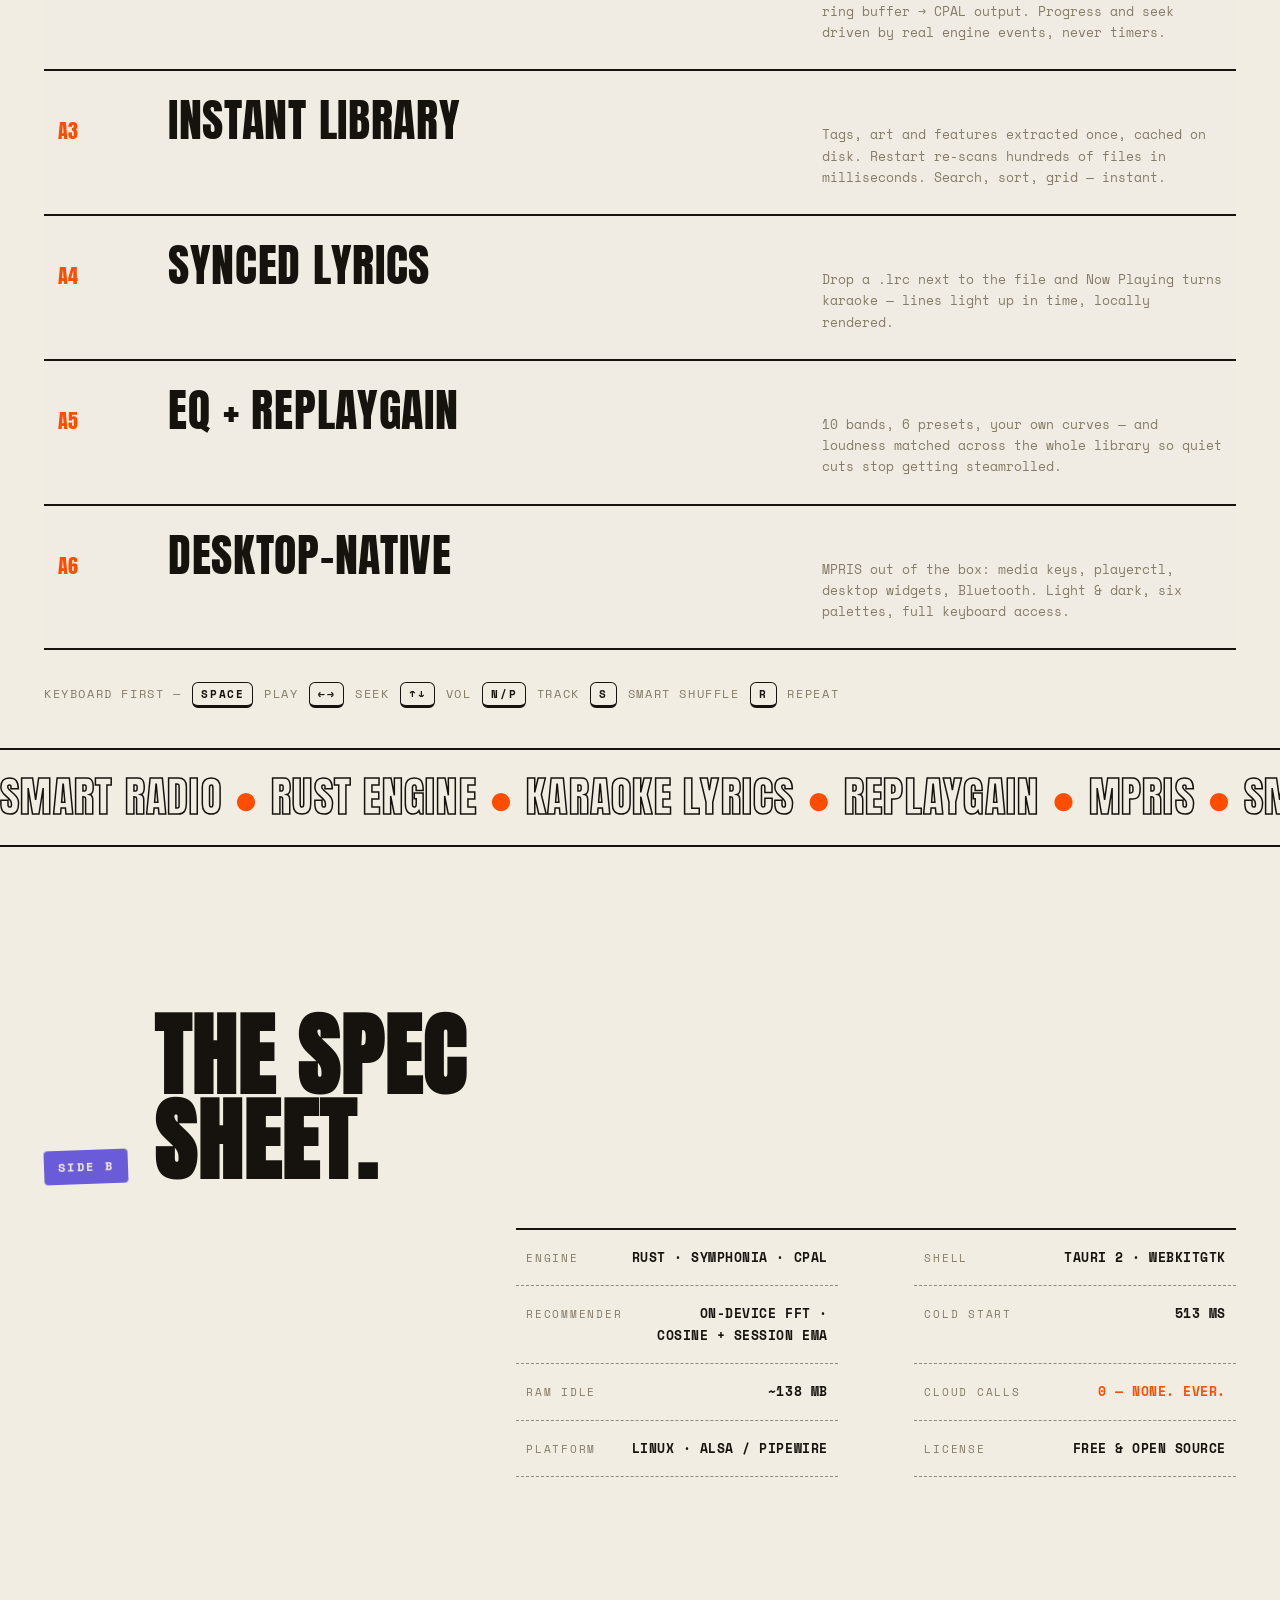
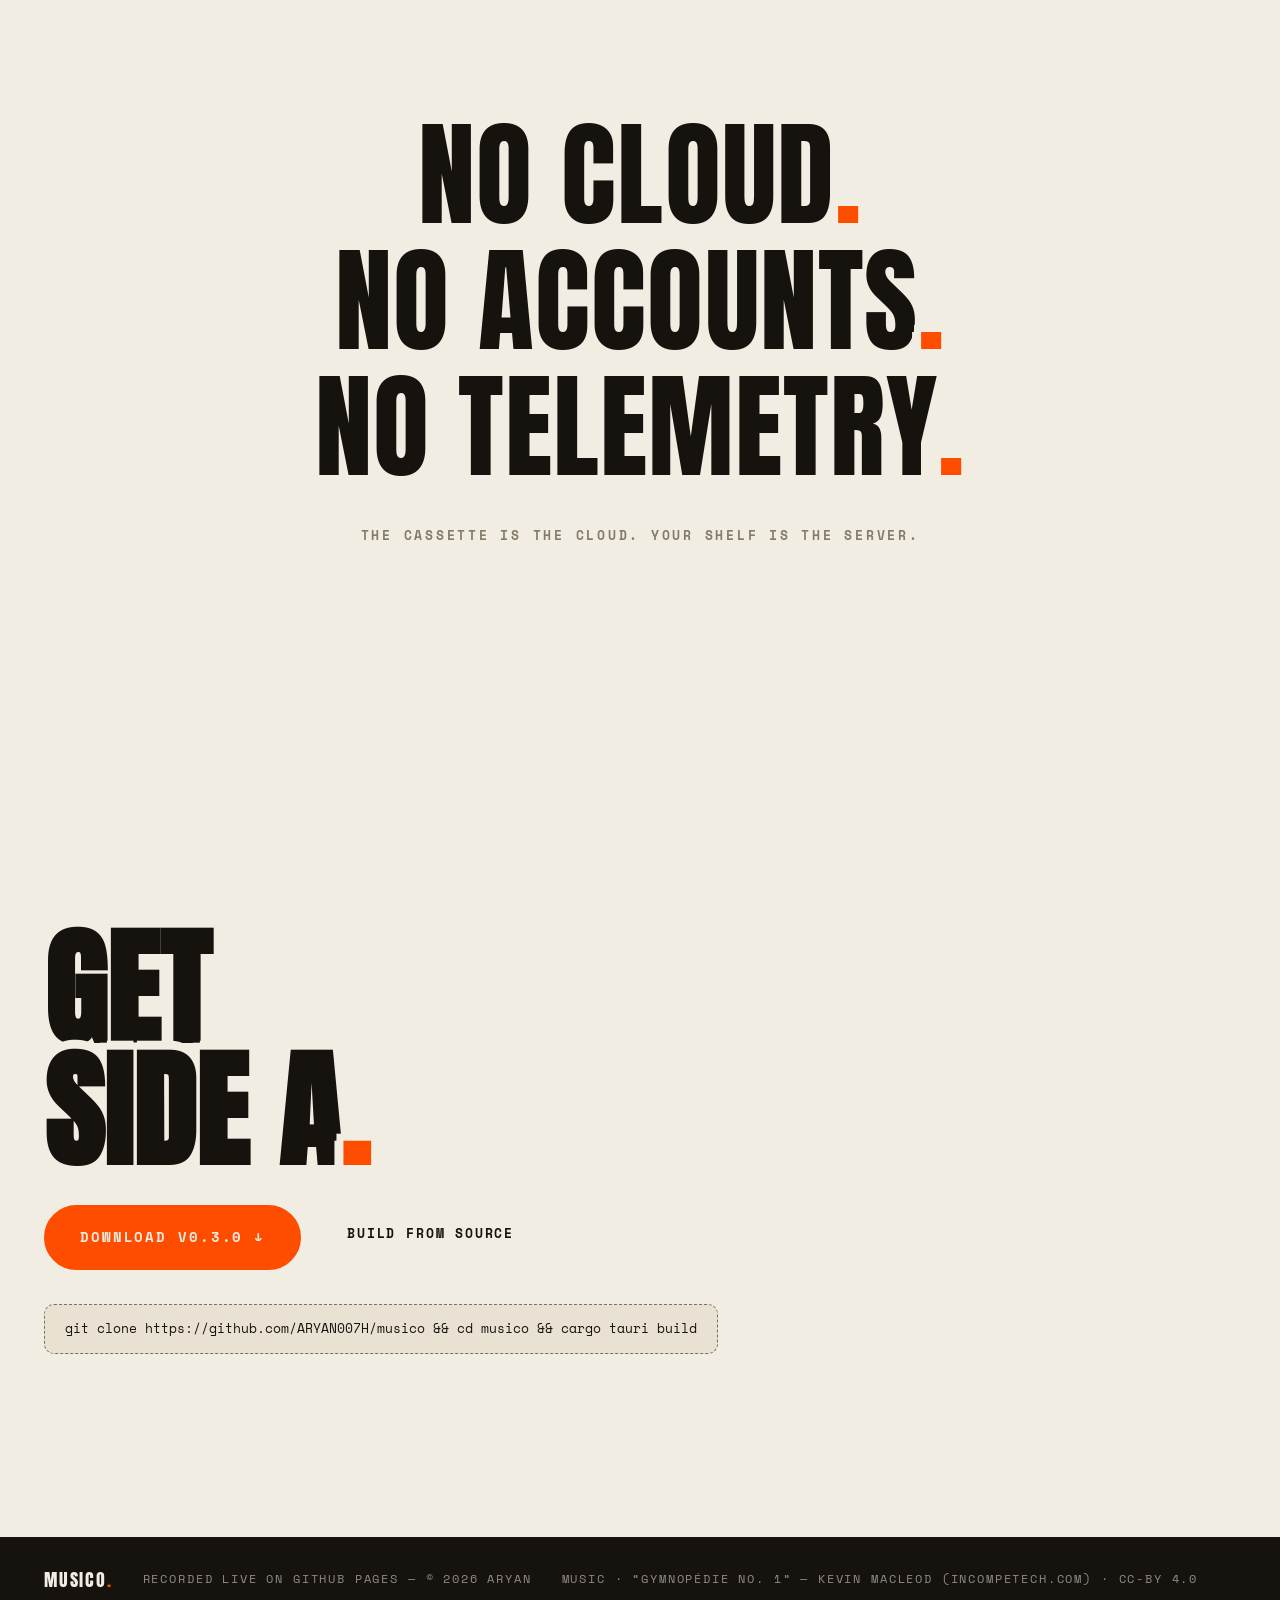
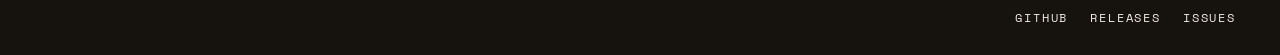
<file: site/index.html>
<!DOCTYPE html>
<html lang="en">
<head>
  <meta charset="UTF-8">
  <meta name="viewport" content="width=device-width, initial-scale=1.0">
  <title>MUSICO — Side A · your music never leaves your machine</title>
  <meta name="description" content="An offline-first music player for Linux with a pure-Rust audio engine and on-device recommendations. No accounts, no cloud, no tracking. Recorded live on GitHub Pages.">
  <meta property="og:title" content="MUSICO — Side A · your mix, your machine">
  <meta property="og:description" content="Offline-first Linux music player. Smart Radio from on-device audio analysis, synced lyrics, 10-band EQ, MPRIS. Rust + Tauri.">
  <meta property="og:image" content="assets/musico.svg">
  <meta name="theme-color" content="#f2ede3">
  <link rel="icon" type="image/svg+xml" href="assets/musico.svg">
  <link rel="preconnect" href="https://fonts.googleapis.com">
  <link rel="preconnect" href="https://fonts.gstatic.com" crossorigin>
  <link href="https://fonts.googleapis.com/css2?family=Anton&family=Caveat:wght@600;700&family=Space+Mono:ital,wght@0,400;0,700;1,400&display=swap" rel="stylesheet">
  <link rel="stylesheet" href="css/style.css">
</head>
<body>

  <!-- preloader -->
  <div class="loader" id="loader" aria-hidden="true">
    <div class="loader-brand">MUSICO</div>
    <div class="loader-meta"><span id="loaderPct">0%</span><span>REWINDING…</span></div>
    <div class="loader-bar"><i id="loaderFill"></i></div>
  </div>

  <!-- custom cursor -->
  <div class="cursor-dot" id="cursorDot" aria-hidden="true"></div>
  <div class="cursor-ring" id="cursorRing" aria-hidden="true"></div>

  <!-- 3D stage -->
  <canvas id="stage" aria-hidden="true"></canvas>
  <noscript><div class="noscript">This site plays its best with JavaScript — but Musico itself doesn't need a browser at all. Grab it from GitHub&nbsp;Releases.</div></noscript>

  <!-- nav -->
  <header class="nav">
    <a class="nav-brand" href="#top" data-cursor>MUSICO<i>●</i></a>
    <nav class="nav-links" aria-label="Site">
      <a href="#side-a" data-cursor>SIDE A</a>
      <a href="#side-b" data-cursor>SIDE B</a>
      <a href="#download" data-cursor>GET IT</a>
      <a href="https://github.com/ARYAN007H/musico" target="_blank" rel="noopener" data-cursor>SOURCE ↗</a>
    </nav>
    <button class="sound-toggle" id="soundToggle" data-cursor aria-pressed="false">SOUND: OFF</button>
  </header>

  <main class="content" id="top">

    <!-- HERO -->
    <section class="hero">
      <p class="hero-eyebrow halo">MUSICO <i>●</i> V0.3.0 <i>●</i> OFFLINE-FIRST FOR LINUX</p>
      <h1 class="hero-title">
        <span class="line"><span class="halo">YOUR MIX.</span></span>
        <span class="line"><span class="halo outline">YOUR MACHINE.</span></span>
      </h1>
      <p class="hero-sub">An offline-first music player with a pure-Rust engine and
        recommendations that run <b>on your hardware</b>. No accounts. No tracking.
        No cloud. Ever.</p>
      <div class="hero-actions">
        <button class="play-btn" id="playBtn" data-cursor aria-pressed="false">
          <svg class="ic-play" viewBox="0 0 24 24" fill="currentColor" aria-hidden="true"><path d="M8 5v14l11-7z"/></svg>
          <svg class="ic-pause" viewBox="0 0 24 24" fill="currentColor" aria-hidden="true"><path d="M7 5h4v14H7zM13 5h4v14h-4z"/></svg>
          <span class="play-label">PLAY THE TAPE</span>
        </button>
        <a class="ghost-btn" href="https://github.com/ARYAN007H/musico/releases/latest" target="_blank" rel="noopener" data-cursor>DOWNLOAD ↓</a>
      </div>
      <div class="hero-stats halo">
        <span>513MS COLD START</span><span>~138MB RAM</span><span>&lt;1% IDLE CPU</span><span class="accent">0 CLOUD CALLS</span>
      </div>
      <p class="hero-hint halo" id="heroHint">◈ DRAG THE CASSETTE — SCROLL TO FLIP TO SIDE B</p>
    </section>

    <!-- MARQUEE A -->
    <div class="marquee" aria-hidden="true">
      <div class="mq-track"><span>NO CLOUD <i>●</i> NO ACCOUNTS <i>●</i> NO TRACKING <i>●</i> YOUR FILES STAY PUT <i>●</i> EVERY SKIP TEACHES IT <i>●</i>&nbsp;</span><span>NO CLOUD <i>●</i> NO ACCOUNTS <i>●</i> NO TRACKING <i>●</i> YOUR FILES STAY PUT <i>●</i> EVERY SKIP TEACHES IT <i>●</i>&nbsp;</span></div>
    </div>

    <!-- SIDE A / FEATURES -->
    <section class="side" id="side-a">
      <header class="side-head">
        <span class="side-tag">SIDE A</span>
        <h2>WHAT IT<br>DOES.</h2>
      </header>
      <div class="feat-rows">
        <a class="row" href="https://github.com/ARYAN007H/musico" target="_blank" rel="noopener" data-cursor>
          <span class="row-num">A1</span>
          <span class="row-title">SMART RADIO</span>
          <span class="row-desc">It listens. It learns. It queues. On-device MFCC + chroma analysis, session mood-lock, skip affinity — a radio station running on your CPU.</span>
        </a>
        <a class="row" href="https://github.com/ARYAN007H/musico" target="_blank" rel="noopener" data-cursor>
          <span class="row-num">A2</span>
          <span class="row-title">PURE-RUST ENGINE</span>
          <span class="row-desc">Symphonia decode → Rubato resample → lock-free ring buffer → CPAL output. Progress and seek driven by real engine events, never timers.</span>
        </a>
        <a class="row" href="https://github.com/ARYAN007H/musico" target="_blank" rel="noopener" data-cursor>
          <span class="row-num">A3</span>
          <span class="row-title">INSTANT LIBRARY</span>
          <span class="row-desc">Tags, art and features extracted once, cached on disk. Restart re-scans hundreds of files in milliseconds. Search, sort, grid — instant.</span>
        </a>
        <a class="row" href="https://github.com/ARYAN007H/musico" target="_blank" rel="noopener" data-cursor>
          <span class="row-num">A4</span>
          <span class="row-title">SYNCED LYRICS</span>
          <span class="row-desc">Drop a .lrc next to the file and Now Playing turns karaoke — lines light up in time, locally rendered.</span>
        </a>
        <a class="row" href="https://github.com/ARYAN007H/musico" target="_blank" rel="noopener" data-cursor>
          <span class="row-num">A5</span>
          <span class="row-title">EQ + REPLAYGAIN</span>
          <span class="row-desc">10 bands, 6 presets, your own curves — and loudness matched across the whole library so quiet cuts stop getting steamrolled.</span>
        </a>
        <a class="row" href="https://github.com/ARYAN007H/musico" target="_blank" rel="noopener" data-cursor>
          <span class="row-num">A6</span>
          <span class="row-title">DESKTOP-NATIVE</span>
          <span class="row-desc">MPRIS out of the box: media keys, playerctl, desktop widgets, Bluetooth. Light &amp; dark, six palettes, full keyboard access.</span>
        </a>
      </div>
      <p class="kbd-line">KEYBOARD FIRST — <kbd>SPACE</kbd> PLAY <kbd>←→</kbd> SEEK <kbd>↑↓</kbd> VOL <kbd>N/P</kbd> TRACK <kbd>S</kbd> SMART SHUFFLE <kbd>R</kbd> REPEAT</p>
    </section>

    <!-- MARQUEE B -->
    <div class="marquee reverse outline" aria-hidden="true">
      <div class="mq-track"><span>SMART RADIO <i>●</i> RUST ENGINE <i>●</i> KARAOKE LYRICS <i>●</i> REPLAYGAIN <i>●</i> MPRIS <i>●</i>&nbsp;</span><span>SMART RADIO <i>●</i> RUST ENGINE <i>●</i> KARAOKE LYRICS <i>●</i> REPLAYGAIN <i>●</i> MPRIS <i>●</i>&nbsp;</span></div>
    </div>

    <!-- SIDE B / SPECS -->
    <section class="side" id="side-b">
      <header class="side-head">
        <span class="side-tag alt">SIDE B</span>
        <h2>THE SPEC<br>SHEET.</h2>
      </header>
      <div class="spec-grid">
        <div class="spec"><span>ENGINE</span><b>RUST · SYMPHONIA · CPAL</b></div>
        <div class="spec"><span>SHELL</span><b>TAURI 2 · WEBKITGTK</b></div>
        <div class="spec"><span>RECOMMENDER</span><b>ON-DEVICE FFT · COSINE + SESSION EMA</b></div>
        <div class="spec"><span>COLD START</span><b>513 MS</b></div>
        <div class="spec"><span>RAM IDLE</span><b>~138 MB</b></div>
        <div class="spec"><span>CLOUD CALLS</span><b class="accent">0 — NONE. EVER.</b></div>
        <div class="spec"><span>PLATFORM</span><b>LINUX · ALSA / PIPEWIRE</b></div>
        <div class="spec"><span>LICENSE</span><b>FREE &amp; OPEN SOURCE</b></div>
      </div>
    </section>

    <!-- PRIVACY -->
    <section class="privacy" id="privacy">
      <p class="p-line"><span class="halo">NO CLOUD<span class="accent">.</span></span></p>
      <p class="p-line"><span class="halo">NO ACCOUNTS<span class="accent">.</span></span></p>
      <p class="p-line"><span class="halo">NO TELEMETRY<span class="accent">.</span></span></p>
      <p class="p-note">THE CASSETTE IS THE CLOUD. YOUR SHELF IS THE SERVER.</p>
    </section>

    <!-- DOWNLOAD -->
    <section class="dl" id="download">
      <h2 class="dl-title"><span class="halo">GET<br>SIDE&nbsp;A<span class="accent">.</span></span></h2>
      <div class="dl-actions">
        <a class="solid-btn" href="https://github.com/ARYAN007H/musico/releases/latest" target="_blank" rel="noopener" data-cursor>DOWNLOAD V0.3.0 ↓</a>
        <a class="ghost-btn dark" href="https://github.com/ARYAN007H/musico" target="_blank" rel="noopener" data-cursor>BUILD FROM SOURCE</a>
      </div>
      <code class="dl-cmd">git clone https://github.com/ARYAN007H/musico &amp;&amp; cd musico &amp;&amp; cargo tauri build</code>
    </section>

    <footer class="footer">
      <span class="f-brand">MUSICO</span>
      <span class="f-note">RECORDED LIVE ON GITHUB PAGES — © 2026 ARYAN</span>
      <span class="f-note">MUSIC · “GYMNOPÉDIE NO. 1” — KEVIN MACLEOD (INCOMPETECH.COM) · CC-BY 4.0</span>
      <span class="f-links">
        <a href="https://github.com/ARYAN007H/musico" target="_blank" rel="noopener" data-cursor>GITHUB</a>
        <a href="https://github.com/ARYAN007H/musico/releases" target="_blank" rel="noopener" data-cursor>RELEASES</a>
        <a href="https://github.com/ARYAN007H/musico/issues" target="_blank" rel="noopener" data-cursor>ISSUES</a>
      </span>
    </footer>
  </main>

  <script type="importmap">
  { "imports": { "three": "./js/vendor/three.module.min.js" } }
  </script>
  <script type="module" src="js/main.js"></script>
</body>
</html>
</file>
<file: frontend/css/tokens.css>
/* ══════════════════════════════════════════════════════════════════════════════
   MUSICO — Design System Tokens
   Neumorphic Warm Light · M3 Expressive Hint
   ══════════════════════════════════════════════════════════════════════════════ */

@import url('https://fonts.googleapis.com/css2?family=Inter:opsz,wght@14..32,300;14..32,400;14..32,500;14..32,600;14..32,700&family=DM+Mono:wght@400;500&display=swap');

:root {
  /* ─── Surface Palette ─────────────────────────────────────────────────── */
  --surface-base:      #e4dcd0;
  --surface:           #e8e0d4;
  --surface-raised:    #ede6da;
  --surface-inset:     #d9d1c5;
  --surface-deep:      #cfc7bb;

  /* ─── Neumorphic Shadows ──────────────────────────────────────────────── */
  --shadow-dark:       rgba(155, 140, 120, 0.45);
  --shadow-light:      rgba(255, 255, 248, 0.75);
  --shadow-dark-strong: rgba(140, 125, 105, 0.6);
  --shadow-light-strong: rgba(255, 255, 252, 0.9);

  /* ─── Text Colors ─────────────────────────────────────────────────────── */
  --text-primary:      #2e2620;
  --text-secondary:    #6b5f52;  /* ≈5:1 on raised surfaces */
  --text-muted:        #7a6e5f;  /* ≈4.6:1 — contrast floor for metadata text */
  --text-disabled:     #a89c8e;  /* decorative/disabled only, never content */
  --text-on-accent:    #ffffff;

  /* Accent-colored TEXT (active labels on tint surfaces) — WCAG-safe per palette */
  --accent-text:       #5b4daa;

  /* ─── Dividers & Borders ──────────────────────────────────────────────── */
  --divider:           rgba(155, 140, 120, 0.18);
  --border-subtle:     rgba(155, 140, 120, 0.12);

  /* ─── Accent — Nebula (default) ───────────────────────────────────────── */
  --accent:            #7c6bc4;
  --accent-secondary:  #a594e0;
  --accent-tint:       rgba(124, 107, 196, 0.12);
  --accent-tint-strong: rgba(124, 107, 196, 0.22);
  --accent-shadow:     rgba(124, 107, 196, 0.30);
  --accent-glow:       rgba(124, 107, 196, 0.15);

  /* ─── Semantic Colors ─────────────────────────────────────────────────── */
  --success:           #4caf7c;
  --warning:           #e0a040;
  --error:             #d45858;

  /* ─── Typography ──────────────────────────────────────────────────────── */
  --font-display:      'Inter', -apple-system, BlinkMacSystemFont, sans-serif;
  --font-mono:         'DM Mono', 'SF Mono', 'Consolas', monospace;

  --text-hero:         24px;
  --text-title:        20px;
  --text-subtitle:     16px;
  --text-body:         14px;
  --text-caption:      12px;
  --text-micro:        11px;
  --text-nano:         10px;

  --weight-light:      300;
  --weight-normal:     400;
  --weight-medium:     500;
  --weight-semi:       600;
  --weight-bold:       700;

  /* ─── Spacing ─────────────────────────────────────────────────────────── */
  --space-2:           2px;
  --space-4:           4px;
  --space-6:           6px;
  --space-8:           8px;
  --space-10:          10px;
  --space-12:          12px;
  --space-16:          16px;
  --space-20:          20px;
  --space-24:          24px;
  --space-32:          32px;
  --space-40:          40px;
  --space-48:          48px;
  --space-64:          64px;

  /* ─── Radii ───────────────────────────────────────────────────────────── */
  --radius-xs:         6px;
  --radius-sm:         10px;
  --radius-md:         14px;
  --radius-lg:         20px;
  --radius-xl:         28px;
  --radius-pill:       50px;
  --radius-circle:     50%;

  /* ─── Neumorphic Presets ──────────────────────────────────────────────── */
  --neu-raised:        6px 6px 14px var(--shadow-dark), -6px -6px 14px var(--shadow-light);
  --neu-raised-sm:     3px 3px 7px var(--shadow-dark), -3px -3px 7px var(--shadow-light);
  --neu-raised-lg:     10px 10px 24px var(--shadow-dark), -10px -10px 24px var(--shadow-light);
  --neu-inset:         inset 4px 4px 8px var(--shadow-dark), inset -4px -4px 8px var(--shadow-light);
  --neu-inset-sm:      inset 2px 2px 5px var(--shadow-dark), inset -2px -2px 5px var(--shadow-light);
  --neu-inset-lg:      inset 6px 6px 14px var(--shadow-dark), inset -6px -6px 14px var(--shadow-light);
  --neu-flat:          none;

  /* ─── Transitions ─────────────────────────────────────────────────────── */
  --ease-out:          cubic-bezier(0.22, 1, 0.36, 1);
  --ease-spring:       cubic-bezier(0.34, 1.56, 0.64, 1);
  --duration-fast:     120ms;
  --duration-normal:   200ms;
  --duration-slow:     350ms;

  /* ─── Z-Index Layers ──────────────────────────────────────────────────── */
  --z-base:            1;
  --z-raised:          10;
  --z-mini-player:     100;
  --z-nav:             200;
  --z-overlay:         500;
  --z-modal:           1000;

  /* ─── Vinyl ───────────────────────────────────────────────────────────── */
  --vinyl-size:        240px;
  --vinyl-color:       #1a1410;
  --vinyl-groove:      rgba(40, 35, 28, 0.7);
  --vinyl-sheen:       rgba(255, 245, 230, 0.06);
  --vinyl-label-size:  38%;

  /* ─── Knob ────────────────────────────────────────────────────────────── */
  --knob-size:         72px;
  --knob-track-width:  4px;

  /* ─── Tonearm ─────────────────────────────────────────────────────────── */
  --tonearm-metal:     #7a6e60;
}

/* ─── Palette Overrides ─────────────────────────────────────────────────────── */

[data-palette="nebula"] {
  --accent:            #7c6bc4;
  --accent-secondary:  #a594e0;
  --accent-tint:       rgba(124, 107, 196, 0.12);
  --accent-tint-strong: rgba(124, 107, 196, 0.22);
  --accent-shadow:     rgba(124, 107, 196, 0.30);
  --accent-glow:       rgba(124, 107, 196, 0.15);
  --accent-text:       #5b4daa;
}

[data-palette="sakura"] {
  --accent:            #d4548a;
  --accent-secondary:  #e88aab;
  --accent-tint:       rgba(212, 84, 138, 0.12);
  --accent-tint-strong: rgba(212, 84, 138, 0.22);
  --accent-shadow:     rgba(212, 84, 138, 0.30);
  --accent-glow:       rgba(212, 84, 138, 0.15);
  --accent-text:       #a83a66;
}

[data-palette="aurora"] {
  --accent:            #2da67a;
  --accent-secondary:  #5cc49e;
  --accent-tint:       rgba(45, 166, 122, 0.12);
  --accent-tint-strong: rgba(45, 166, 122, 0.22);
  --accent-shadow:     rgba(45, 166, 122, 0.30);
  --accent-glow:       rgba(45, 166, 122, 0.15);
  --accent-text:       #1d7152;
}

[data-palette="ocean"] {
  --accent:            #2e96cc;
  --accent-secondary:  #68b8e0;
  --accent-tint:       rgba(46, 150, 204, 0.12);
  --accent-tint-strong: rgba(46, 150, 204, 0.22);
  --accent-shadow:     rgba(46, 150, 204, 0.30);
  --accent-glow:       rgba(46, 150, 204, 0.15);
  --accent-text:       #1f6f9e;
}

[data-palette="ember"] {
  --accent:            #d48a3c;
  --accent-secondary:  #e8a868;
  --accent-tint:       rgba(212, 138, 60, 0.12);
  --accent-tint-strong: rgba(212, 138, 60, 0.22);
  --accent-shadow:     rgba(212, 138, 60, 0.30);
  --accent-glow:       rgba(212, 138, 60, 0.15);
  --accent-text:       #96571c;
}

[data-palette="mono"] {
  --accent:            #7a7a80;
  --accent-secondary:  #a0a0a6;
  --accent-tint:       rgba(122, 122, 128, 0.12);
  --accent-tint-strong: rgba(122, 122, 128, 0.22);
  --accent-shadow:     rgba(122, 122, 128, 0.30);
  --accent-glow:       rgba(122, 122, 128, 0.15);
  --accent-text:       #4e4e54;
}

/* ─── Dark Theme ──────────────────────────────────────────────────────────────
   Celestia dark surfaces — the design language Musico's engine-era mock used.
   Accents carry over per-palette; tints get a touch more presence on dark.   */

[data-theme="dark"] {
  --surface-base:      #0a0b10;
  --surface:           #0e0f16;
  --surface-raised:    #161721;
  --surface-inset:     #0a0b11;
  --surface-deep:      #060709;

  --shadow-dark:       rgba(0, 0, 0, 0.65);
  --shadow-light:      rgba(255, 255, 255, 0.045);
  --shadow-dark-strong: rgba(0, 0, 0, 0.8);
  --shadow-light-strong: rgba(255, 255, 255, 0.07);

  --text-primary:      #e2e4f0;
  --text-secondary:    #9296ad;
  --text-muted:        #8a8fa6;  /* ≈5.5:1 on raised — metadata stays readable */
  --text-disabled:     #4a4d63;

  --divider:           rgba(255, 255, 255, 0.08);
  --border-subtle:     rgba(255, 255, 255, 0.08);

  --tonearm-metal:     #6d7590;
}

/* Slightly stronger accent tints on dark for visibility */
[data-theme="dark"][data-palette="nebula"]  { --accent-tint: rgba(124,107,196,0.16); --accent-tint-strong: rgba(124,107,196,0.30); --accent-text: #b6aaff; }
[data-theme="dark"][data-palette="sakura"]  { --accent-tint: rgba(212,84,138,0.16);  --accent-tint-strong: rgba(212,84,138,0.30); --accent-text: #f2a8c6; }
[data-theme="dark"][data-palette="aurora"]  { --accent-tint: rgba(45,166,122,0.16);  --accent-tint-strong: rgba(45,166,122,0.30); --accent-text: #7fd9b5; }
[data-theme="dark"][data-palette="ocean"]   { --accent-tint: rgba(46,150,204,0.16);  --accent-tint-strong: rgba(46,150,204,0.30); --accent-text: #88c9ee; }
[data-theme="dark"][data-palette="ember"]   { --accent-tint: rgba(212,138,60,0.16);  --accent-tint-strong: rgba(212,138,60,0.30); --accent-text: #f2bd8c; }
[data-theme="dark"][data-palette="mono"]    { --accent-tint: rgba(150,150,160,0.16); --accent-tint-strong: rgba(150,150,160,0.30); --accent-text: #c9c9cf; }
</file>
<file: frontend/css/neumorphic.css>
/* ══════════════════════════════════════════════════════════════════════════════
   MUSICO — Neumorphic Utility Classes
   Reusable raised/inset/button primitives
   ══════════════════════════════════════════════════════════════════════════════ */

/* ─── Reset ─────────────────────────────────────────────────────────────────── */
*, *::before, *::after { box-sizing: border-box; margin: 0; padding: 0; }

/* Keyboard focus ring — visible only for keyboard navigation, never on mouse */
:focus-visible {
  outline: 2px solid var(--accent);
  outline-offset: 2px;
}

html {
  font-family: var(--font-display);
  font-size: 16px;
  color: var(--text-primary);
  background: var(--surface);
  -webkit-font-smoothing: antialiased;
  -moz-osx-font-smoothing: grayscale;
  overflow: hidden;
  height: 100%;
}

body {
  height: 100%;
  overflow: hidden;
}

/* ─── Neumorphic Surfaces ───────────────────────────────────────────────────── */

.neu-raised {
  background: var(--surface-raised);
  box-shadow: var(--neu-raised);
  border-radius: var(--radius-lg);
}

.neu-raised-sm {
  background: var(--surface-raised);
  box-shadow: var(--neu-raised-sm);
  border-radius: var(--radius-md);
}

.neu-raised-lg {
  background: var(--surface-raised);
  box-shadow: var(--neu-raised-lg);
  border-radius: var(--radius-xl);
}

.neu-inset {
  background: var(--surface-inset);
  box-shadow: var(--neu-inset);
  border-radius: var(--radius-lg);
}

.neu-inset-sm {
  background: var(--surface-inset);
  box-shadow: var(--neu-inset-sm);
  border-radius: var(--radius-md);
}

.neu-flat {
  background: var(--surface);
  box-shadow: none;
}

/* ─── Neumorphic Buttons ────────────────────────────────────────────────────── */

.neu-btn {
  display: inline-flex;
  align-items: center;
  justify-content: center;
  gap: var(--space-8);
  background: var(--surface-raised);
  box-shadow: var(--neu-raised-sm);
  border: none;
  border-radius: var(--radius-md);
  padding: var(--space-10) var(--space-16);
  font-family: var(--font-display);
  font-size: var(--text-body);
  font-weight: var(--weight-medium);
  color: var(--text-primary);
  cursor: pointer;
  transition: box-shadow var(--duration-fast) var(--ease-out),
              transform var(--duration-fast) var(--ease-out),
              background var(--duration-fast) var(--ease-out);
  user-select: none;
  -webkit-user-select: none;
  position: relative;
}

.neu-btn:hover {
  box-shadow: var(--neu-raised);
  transform: translateY(-1px);
}

.neu-btn:active, .neu-btn.pressed {
  box-shadow: var(--neu-inset-sm);
  transform: translateY(0);
  background: var(--surface-inset);
}

.neu-btn.active {
  box-shadow: var(--neu-inset-sm);
  background: var(--surface-inset);
  color: var(--accent);
}

/* Circle buttons */
.neu-btn-circle {
  border-radius: var(--radius-circle);
  padding: 0;
  width: 44px;
  height: 44px;
  flex-shrink: 0;
}

.neu-btn-circle.sm { width: 36px; height: 36px; }
.neu-btn-circle.lg { width: 64px; height: 64px; }
.neu-btn-circle.xl { width: 80px; height: 80px; }

/* Accent filled button */
.neu-btn-accent {
  background: var(--accent);
  color: var(--text-on-accent);
  box-shadow: 4px 4px 12px var(--accent-shadow),
              -2px -2px 8px var(--shadow-light),
              0 4px 16px var(--accent-shadow);
}

.neu-btn-accent:hover {
  box-shadow: 6px 6px 16px var(--accent-shadow),
              -3px -3px 10px var(--shadow-light),
              0 6px 24px var(--accent-shadow);
  transform: translateY(-2px);
}

.neu-btn-accent:active {
  box-shadow: inset 3px 3px 6px rgba(0,0,0,0.2),
              inset -2px -2px 4px rgba(255,255,255,0.1);
  transform: translateY(0);
}

/* Pill-shaped button */
.neu-btn-pill {
  border-radius: var(--radius-pill);
  padding: var(--space-8) var(--space-20);
}

/* Ghost button (no neumorphic depth, subtle hover) */
.neu-btn-ghost {
  background: transparent;
  box-shadow: none;
  color: var(--text-secondary);
  padding: var(--space-8) var(--space-12);
  border-radius: var(--radius-sm);
}

.neu-btn-ghost:hover {
  background: var(--accent-tint);
  color: var(--accent);
  box-shadow: none;
  transform: none;
}

.neu-btn-ghost.active {
  background: var(--accent-tint-strong);
  color: var(--accent);
  box-shadow: none;
}

/* ─── Neumorphic Cards ──────────────────────────────────────────────────────── */

.neu-card {
  background: var(--surface-raised);
  box-shadow: var(--neu-raised);
  border-radius: var(--radius-lg);
  padding: var(--space-24);
}

.neu-card-sm {
  background: var(--surface-raised);
  box-shadow: var(--neu-raised-sm);
  border-radius: var(--radius-md);
  padding: var(--space-16);
}

.neu-card-inset {
  background: var(--surface-inset);
  box-shadow: var(--neu-inset);
  border-radius: var(--radius-md);
  padding: var(--space-16);
}

/* ─── Neumorphic Inputs ─────────────────────────────────────────────────────── */

.neu-input {
  background: var(--surface-inset);
  box-shadow: var(--neu-inset-sm);
  border: none;
  border-radius: var(--radius-sm);
  padding: var(--space-10) var(--space-16);
  font-family: var(--font-display);
  font-size: var(--text-body);
  color: var(--text-primary);
  outline: none;
  width: 100%;
  transition: box-shadow var(--duration-normal) var(--ease-out);
}

.neu-input::placeholder {
  color: var(--text-muted);
}

.neu-input:focus {
  box-shadow: var(--neu-inset-sm), 0 0 0 2px var(--accent-tint-strong);
}

/* ─── Toggle Switch ─────────────────────────────────────────────────────────── */

.neu-toggle {
  position: relative;
  width: 48px;
  height: 26px;
  border-radius: 13px;
  background: var(--surface-inset);
  box-shadow: var(--neu-inset-sm);
  cursor: pointer;
  transition: background var(--duration-normal) var(--ease-out);
  flex-shrink: 0;
}

.neu-toggle::after {
  content: '';
  position: absolute;
  top: 3px;
  left: 3px;
  width: 20px;
  height: 20px;
  border-radius: var(--radius-circle);
  background: var(--surface-raised);
  box-shadow: 2px 2px 4px var(--shadow-dark), -1px -1px 3px var(--shadow-light);
  transition: transform var(--duration-normal) var(--ease-spring),
              background var(--duration-normal) var(--ease-out);
}

.neu-toggle.on {
  background: var(--accent-tint-strong);
}

.neu-toggle.on::after {
  transform: translateX(22px);
  background: var(--accent);
  box-shadow: 2px 2px 6px var(--accent-shadow), -1px -1px 3px var(--shadow-light);
}

/* ─── Divider ───────────────────────────────────────────────────────────────── */

.neu-divider {
  height: 1px;
  background: var(--divider);
  margin: var(--space-16) 0;
  border: none;
}

/* ─── Badge ─────────────────────────────────────────────────────────────────── */

.neu-badge {
  display: inline-flex;
  align-items: center;
  justify-content: center;
  padding: var(--space-4) var(--space-10);
  border-radius: var(--radius-pill);
  background: var(--accent-tint);
  color: var(--accent-text);
  font-size: var(--text-micro);
  font-weight: var(--weight-semi);
  font-family: var(--font-mono);
}

/* ─── Scrollbar ─────────────────────────────────────────────────────────────── */

::-webkit-scrollbar {
  width: 6px;
}

::-webkit-scrollbar-track {
  background: transparent;
}

::-webkit-scrollbar-thumb {
  background: var(--shadow-dark);
  border-radius: 3px;
}

::-webkit-scrollbar-thumb:hover {
  background: var(--text-muted);
}

/* Dark theme: the default thumb is black-on-black — use a light thumb */
[data-theme="dark"] ::-webkit-scrollbar-thumb {
  background: rgba(255, 255, 255, 0.16);
}

[data-theme="dark"] ::-webkit-scrollbar-thumb:hover {
  background: rgba(255, 255, 255, 0.28);
}

/* ─── Utility Classes ───────────────────────────────────────────────────────── */

.text-primary { color: var(--text-primary); }
.text-secondary { color: var(--text-secondary); }
.text-muted { color: var(--text-muted); }
.text-accent { color: var(--accent); }
.text-mono { font-family: var(--font-mono); }

.font-display { font-family: var(--font-display); }
.font-light { font-weight: var(--weight-light); }
.font-normal { font-weight: var(--weight-normal); }
.font-medium { font-weight: var(--weight-medium); }
.font-semi { font-weight: var(--weight-semi); }
.font-bold { font-weight: var(--weight-bold); }

.truncate {
  white-space: nowrap;
  overflow: hidden;
  text-overflow: ellipsis;
}
</file>
<file: frontend/css/animations.css>
/* ══════════════════════════════════════════════════════════════════════════════
   MUSICO — Animations
   Vinyl spin, micro-interactions, transitions
   ══════════════════════════════════════════════════════════════════════════════ */

/* ─── Vinyl Spin ────────────────────────────────────────────────────────────── */

@keyframes vinyl-spin {
  from { transform: rotate(0deg); }
  to   { transform: rotate(360deg); }
}

.vinyl-disc {
  animation: vinyl-spin 3s linear infinite;
}

.vinyl-disc.paused {
  animation-play-state: paused;
}

/* ─── Tonearm ───────────────────────────────────────────────────────────────── */
/* The arm hangs from the pivot at the disc's top-right. rotate(0) = straight
   down at the record's right edge; negative swings it off the record (rest),
   positive lays it into the grooves (play). Vinyl.setProgress() sweeps it
   outward→inward with song progress like a real turntable. */

.tonearm {
  transform-origin: 1.5px 0;
  transition: transform 0.6s var(--ease-out);
}

.tonearm.resting {
  transform: rotate(-14deg);
}

.tonearm.playing {
  transform: rotate(8deg);
}

/* ─── Equalizer Bars ────────────────────────────────────────────────────────── */

@keyframes eq-bar-1 {
  0%, 100% { height: 30%; }
  50%      { height: 90%; }
}

@keyframes eq-bar-2 {
  0%, 100% { height: 60%; }
  50%      { height: 30%; }
}

@keyframes eq-bar-3 {
  0%, 100% { height: 45%; }
  50%      { height: 80%; }
}

.eq-bars span:nth-child(1) { animation: eq-bar-1 0.8s ease-in-out infinite; }
.eq-bars span:nth-child(2) { animation: eq-bar-2 0.6s ease-in-out infinite 0.1s; }
.eq-bars span:nth-child(3) { animation: eq-bar-3 0.7s ease-in-out infinite 0.2s; }

/* ─── Pulse / Glow ──────────────────────────────────────────────────────────── */

@keyframes pulse-accent {
  0%, 100% { box-shadow: 0 0 0 0 var(--accent-tint-strong); }
  50%      { box-shadow: 0 0 0 8px transparent; }
}

.pulse-accent {
  animation: pulse-accent 2s ease-in-out infinite;
}

@keyframes glow-accent {
  0%, 100% { filter: drop-shadow(0 0 4px var(--accent-glow)); }
  50%      { filter: drop-shadow(0 0 12px var(--accent-glow)); }
}

/* ─── Fade / Slide Transitions ──────────────────────────────────────────────── */

@keyframes fade-in {
  from { opacity: 0; }
  to   { opacity: 1; }
}

@keyframes fade-in-up {
  from { opacity: 0; transform: translateY(16px); }
  to   { opacity: 1; transform: translateY(0); }
}

@keyframes fade-in-scale {
  from { opacity: 0; transform: scale(0.95); }
  to   { opacity: 1; transform: scale(1); }
}

@keyframes slide-up {
  from { transform: translateY(100%); }
  to   { transform: translateY(0); }
}

/* ─── View Transitions ──────────────────────────────────────────────────────── */

.view {
  display: none;
  opacity: 0;
}

.view.active {
  display: flex;
  flex-direction: column;
  opacity: 1;
  animation: fade-in-scale var(--duration-slow) var(--ease-out) both;
}

/* ─── Button Press ──────────────────────────────────────────────────────────── */

@keyframes btn-press {
  0%   { transform: scale(1); }
  50%  { transform: scale(0.95); }
  100% { transform: scale(1); }
}

/* ─── Knob Indicator Glow ───────────────────────────────────────────────────── */

@keyframes knob-glow {
  0%, 100% { opacity: 0.6; }
  50%      { opacity: 1; }
}

/* ─── Shimmer (loading) ─────────────────────────────────────────────────────── */

@keyframes shimmer {
  0%   { background-position: -200px 0; }
  100% { background-position: calc(200px + 100%) 0; }
}

.shimmer {
  background: linear-gradient(
    90deg,
    var(--surface-inset) 0%,
    var(--surface-raised) 50%,
    var(--surface-inset) 100%
  );
  background-size: 200px 100%;
  animation: shimmer 1.5s ease-in-out infinite;
}

/* ─── Progress Line Animation ───────────────────────────────────────────────── */

@keyframes progress-pulse {
  0%, 100% { opacity: 1; }
  50%      { opacity: 0.7; }
}

/* ─── Mini Vinyl Spin ───────────────────────────────────────────────────────── */

.mini-vinyl-spin {
  animation: vinyl-spin 2s linear infinite;
}

.mini-vinyl-spin.paused {
  animation-play-state: paused;
}

/* ─── Reduced Motion ──────────────────────────────────────────────────────────
   Kill spins, pulses and view transitions for users who ask the OS for less
   motion. Views keep their explicit `opacity: 1` so nothing can be left
   invisible when animations are disabled. */

@media (prefers-reduced-motion: reduce) {
  .vinyl-disc,
  .mini-vinyl-spin,
  .eq-bars span,
  .pulse-accent {
    animation: none !important;
  }

  *,
  *::before,
  *::after {
    animation-duration: 0.01ms !important;
    transition-duration: 0.01ms !important;
    scroll-behavior: auto !important;
  }
}
</file>
<file: frontend/css/layout.css>
/* ══════════════════════════════════════════════════════════════════════════════
   MUSICO — Layout Shell
   App shell, bottom nav pill, mini player strip
   ══════════════════════════════════════════════════════════════════════════════ */

/* ─── App Shell ─────────────────────────────────────────────────────────────── */

#app {
  display: flex;
  flex-direction: row;
  height: 100vh;
  overflow: hidden;
  background: var(--surface);
  position: relative;
}

/* Sidebar: brand, nav, now-playing dock */
#sidebar {
  width: 232px;
  flex-shrink: 0;
  display: flex;
  flex-direction: column;
  gap: var(--space-4);
  background: var(--surface-base);
  border-right: 1px solid var(--border-subtle);
  padding: var(--space-20) var(--space-12) var(--space-16);
}

.side-brand {
  display: flex;
  align-items: center;
  gap: 10px;
  padding: 0 var(--space-10) var(--space-16);
}

.brand-mark {
  width: 26px;
  height: 26px;
  color: var(--accent);
  flex-shrink: 0;
}

.brand-name {
  font-size: 14px;
  font-weight: var(--weight-bold);
  letter-spacing: 0.18em;
  color: var(--text-primary);
}

.brand-sub {
  font-family: var(--font-mono);
  font-size: var(--text-nano);
  letter-spacing: 0.08em;
  color: var(--text-muted);
  margin-top: 1px;
}

.side-nav {
  display: flex;
  flex-direction: column;
  gap: 2px;
}

.side-nav .nav-item {
  width: 100%;
  justify-content: flex-start;
  padding: var(--space-10) var(--space-12);
  border-radius: 10px;
  color: var(--text-secondary);
}

.side-nav .nav-item:hover {
  background: var(--accent-tint);
  color: var(--text-primary);
}

.side-nav .nav-item.active {
  background: var(--accent-tint);
  box-shadow: none;
  color: var(--accent-text);
}

.side-nav .nav-item.active::before {
  content: '';
  position: absolute;
  left: 0;
  top: 50%;
  transform: translateY(-50%);
  width: 3px;
  height: 18px;
  border-radius: 2px;
  background: var(--accent);
}

#content-area {
  flex: 1;
  min-width: 0;
  display: flex;
  flex-direction: column;
}

#main-content {
  flex: 1;
  overflow: hidden;
  position: relative;
}

/* Bottom scroll fade — content dissolves into the background instead of
   sliding raw under the floating nav pill / mini player. */
#main-content::after {
  content: '';
  position: absolute;
  left: 0;
  right: 0;
  bottom: 0;
  height: 96px;
  background: linear-gradient(to bottom, transparent, var(--surface) 82%);
  pointer-events: none;
  z-index: 50; /* above scrolling content, below mini player (100) + nav (200) */
}

/* ─── Bottom Navigation Pill ────────────────────────────────────────────────── */

.bottom-nav-pill {
  position: fixed;
  bottom: var(--space-16);
  left: 50%;
  transform: translateX(-50%);
  z-index: var(--z-nav);

  display: flex;
  align-items: center;
  gap: var(--space-4);
  padding: var(--space-6);
  border-radius: var(--radius-pill);
  background: var(--surface-raised);
  box-shadow: var(--neu-raised-lg), 0 8px 32px rgba(0,0,0,0.08);
}

.nav-item {
  display: flex;
  align-items: center;
  justify-content: center;
  gap: var(--space-6);
  padding: var(--space-10) var(--space-16);
  border-radius: var(--radius-pill);
  border: none;
  background: transparent;
  color: var(--text-muted);
  font-family: var(--font-display);
  font-size: var(--text-caption);
  font-weight: var(--weight-medium);
  cursor: pointer;
  transition: all var(--duration-normal) var(--ease-out);
  white-space: nowrap;
  user-select: none;
  -webkit-user-select: none;
  position: relative;
}

.nav-item svg {
  width: 20px;
  height: 20px;
  flex-shrink: 0;
  transition: color var(--duration-normal) var(--ease-out);
}

.nav-item span {
  transition: opacity var(--duration-normal) var(--ease-out);
}

.nav-item:hover {
  color: var(--text-secondary);
  background: var(--accent-tint);
}

.nav-item.active {
  background: var(--surface-inset);
  box-shadow: var(--neu-inset-sm);
  color: var(--accent);
  font-weight: var(--weight-semi);
}

.nav-item.active svg {
  color: var(--accent);
}

/* Nav badge */
.nav-item .nav-badge {
  position: absolute;
  top: 4px;
  right: 8px;
  width: 7px;
  height: 7px;
  background: var(--accent);
  border-radius: var(--radius-circle);
  border: 2px solid var(--surface-raised);
}

/* ─── Now-Playing Dock / Mini Player ──────────────────────────────────────────
   One element, two layouts: a card docked in the sidebar (≥860px), or a fixed
   strip above the bottom pill (<860px). Progress hairline works in both. */

.mini-player {
  position: fixed;
  left: var(--space-12);
  bottom: var(--space-12);
  width: 208px; /* matches the sidebar's inner width */
  z-index: var(--z-mini-player);
  display: flex;
  flex-direction: column;
  align-items: stretch;
  gap: var(--space-10);
  padding: var(--space-12);
  border-radius: var(--radius-md);
  background: var(--surface-raised);
  border: 1px solid var(--border-subtle);
  box-shadow: var(--neu-raised-sm);
  transition: opacity var(--duration-normal) var(--ease-out),
              transform var(--duration-normal) var(--ease-out);
  overflow: hidden;
  cursor: pointer; /* whole dock opens Now Playing */
}

/* Compact: fixed strip above the bottom pill */
@media (max-width: 859px) {
  .mini-player {
    left: var(--space-8);
    right: var(--space-8);
    bottom: 74px;
    width: auto;
    flex-direction: row;
    align-items: center;
    gap: var(--space-12);
    border-radius: var(--radius-lg);
    box-shadow: var(--neu-raised), 0 4px 20px rgba(0,0,0,0.06);
  }

  .dock-top { flex: 1; min-width: 0; }
  .dock-top .mini-expand { display: none; }
  .dock-controls .mini-volume { display: none; }
}

.mini-player.hidden {
  opacity: 0;
  transform: translateY(8px);
  pointer-events: none;
}

.dock-top {
  display: flex;
  align-items: center;
  gap: var(--space-10);
  min-width: 0;
}

.dock-controls {
  display: flex;
  align-items: center;
  gap: var(--space-6);
}

/* Progress line at top of mini player */
.mini-player::before {
  content: '';
  position: absolute;
  top: 0;
  left: 0;
  height: 3px;
  width: var(--mini-progress, 0%);
  background: linear-gradient(90deg, var(--accent), var(--accent-secondary));
  border-radius: 2px 2px 0 0;
  transition: width 0.25s linear;
}

/* Mini vinyl disc */
.mini-vinyl {
  width: 40px;
  height: 40px;
  border-radius: var(--radius-circle);
  background: var(--vinyl-color);
  flex-shrink: 0;
  position: relative;
  overflow: hidden;
  box-shadow: var(--neu-raised-sm);
}

.mini-vinyl-art {
  position: absolute;
  top: 50%;
  left: 50%;
  transform: translate(-50%, -50%);
  width: 22px;
  height: 22px;
  border-radius: var(--radius-circle);
  background: var(--surface-deep);
  border: 2px solid rgba(255,255,255,0.08);
  overflow: hidden;
}

.mini-vinyl-art img {
  width: 100%;
  height: 100%;
  object-fit: cover;
}

.mini-vinyl-hole {
  position: absolute;
  top: 50%;
  left: 50%;
  transform: translate(-50%, -50%);
  width: 6px;
  height: 6px;
  border-radius: var(--radius-circle);
  background: var(--surface);
  z-index: 2;
}

/* Mini vinyl grooves */
.mini-vinyl::after {
  content: '';
  position: absolute;
  inset: 4px;
  border-radius: var(--radius-circle);
  border: 1px solid rgba(255,255,255,0.04);
}

/* Mini song info */
.mini-info {
  flex: 1;
  min-width: 0;
  display: flex;
  flex-direction: column;
  gap: 2px;
}

.mini-title {
  font-size: var(--text-body);
  font-weight: var(--weight-medium);
  color: var(--text-primary);
  white-space: nowrap;
  overflow: hidden;
  text-overflow: ellipsis;
}

.mini-artist {
  font-size: var(--text-micro);
  color: var(--text-muted);
  white-space: nowrap;
  overflow: hidden;
  text-overflow: ellipsis;
}

/* Mini controls */
.mini-controls {
  display: flex;
  align-items: center;
  gap: var(--space-6);
  flex-shrink: 0;
}

.mini-btn {
  display: flex;
  align-items: center;
  justify-content: center;
  width: 40px;
  height: 40px;
  border-radius: var(--radius-circle);
  border: none;
  background: var(--surface-raised);
  box-shadow: var(--neu-raised-sm);
  color: var(--text-secondary);
  cursor: pointer;
  transition: all var(--duration-fast) var(--ease-out);
}

.mini-btn:hover {
  color: var(--text-primary);
  box-shadow: var(--neu-raised);
}

.mini-btn:active {
  box-shadow: var(--neu-inset-sm);
  background: var(--surface-inset);
}

.mini-btn.play-btn {
  background: var(--accent);
  color: var(--text-on-accent);
  box-shadow: 2px 2px 6px var(--accent-shadow), -1px -1px 4px var(--shadow-light);
}

.mini-btn.play-btn:active {
  box-shadow: inset 2px 2px 4px rgba(0,0,0,0.2);
}

.mini-btn svg {
  width: 16px;
  height: 16px;
}

/* Mini volume slider — lives in the mini player strip */
.mini-volume {
  width: 84px;
  height: 4px;
  accent-color: var(--accent);
  cursor: pointer;
  flex-shrink: 0;
}

/* Expand affordance — explicit chevron to open Now Playing */
.mini-expand {
  display: flex;
  align-items: center;
  justify-content: center;
  width: 28px;
  height: 28px;
  border: none;
  border-radius: var(--radius-circle);
  background: transparent;
  color: var(--text-muted);
  cursor: pointer;
  transition: color var(--duration-fast) var(--ease-out);
}

.mini-expand:hover {
  color: var(--accent);
}

.mini-expand svg {
  width: 16px;
  height: 16px;
}

/* ─── Responsive ────────────────────────────────────────────────────────────── */

/* Sidebar mode (≥860px): pill hidden, dock holds the desktop position */
@media (min-width: 860px) {
  .bottom-nav-pill { display: none; }

  .dock-controls .mini-volume {
    flex: 1;
    width: auto;
    min-width: 0;
  }
}

/* Compact mode (<860px): icon-only pill, strip mini player */
@media (max-width: 859px) {
  #sidebar { display: none; }

  .bottom-nav-pill .nav-item span { display: none; }

  .bottom-nav-pill .nav-item {
    padding: var(--space-10) var(--space-12);
  }

  .bottom-nav-pill {
    left: var(--space-12);
    right: var(--space-12);
    transform: none;
    justify-content: space-around;
  }

  /* Keep the song title visible — a player that won't say what's playing
     is useless. Only the artist line collapses. */
  .mini-artist { display: none; }
}

/* ─── Wide Desktop Layout (>1100px) ─────────────────────────────────────────── */

@media (min-width: 1100px) {
  /* Pleasant content measure instead of full-width stretch */
  .now-playing { max-width: 720px; margin: 0 auto; width: 100%; }
  .library { max-width: 980px; margin: 0 auto; width: 100%; }
  .settings-view { max-width: 880px; margin: 0 auto; width: 100%; }
  .queue-view { max-width: 980px; margin: 0 auto; width: 100%; }

  /* Queue becomes a permanent side panel while Now Playing is active */
  #main-content { display: flex; }
  #main-content .view.active { flex: 1; min-width: 0; }
  #view-now-playing.active ~ #view-queue:not(.active) {
    display: flex;
    flex-direction: column;
    width: 360px;
    flex-shrink: 0;
    opacity: 1;
    border-left: 1px solid var(--border-subtle, rgba(0, 0, 0, 0.06));
    background: var(--surface-raised, var(--surface));
  }

  /* Docked panel gets a quiet label header, not the full page hero */
  #view-queue:not(.active) .queue-header {
    padding: var(--space-20) var(--space-20) var(--space-8);
    gap: var(--space-8);
  }
  #view-queue:not(.active) .queue-title {
    font-size: var(--text-micro);
    font-weight: var(--weight-semi);
    letter-spacing: 0.14em;
    text-transform: uppercase;
    color: var(--text-muted);
  }
  #view-queue:not(.active) .queue-clear {
    display: none; /* manage the queue on the Queue page */
  }
}
</file>
<file: frontend/css/now-playing.css>
/* ══════════════════════════════════════════════════════════════════════════════
   MUSICO — Now Playing View
   Vinyl disc, seek bar, transport controls, volume knob, lyrics
   ══════════════════════════════════════════════════════════════════════════════ */

/* ─── Now Playing Container ─────────────────────────────────────────────────── */

.now-playing {
  flex: 1;
  display: flex;
  flex-direction: column;
  align-items: center;
  overflow-y: auto;
  overflow-x: hidden;
  padding: var(--space-20) var(--space-24) 150px;
  gap: var(--space-16);
}

/* ─── Vinyl Record Assembly ─────────────────────────────────────────────────── */

.vinyl-container {
  position: relative;
  width: var(--vinyl-size);
  height: var(--vinyl-size);
  flex-shrink: 0;
  margin: var(--space-4) 0;
}

/* The actual vinyl disc */
.vinyl-disc {
  width: 100%;
  height: 100%;
  border-radius: var(--radius-circle);
  background: var(--vinyl-color);
  position: relative;
  will-change: transform;
  box-shadow:
    8px 8px 20px var(--shadow-dark-strong),
    -6px -6px 16px var(--shadow-light),
    inset 0 0 60px rgba(0,0,0,0.3);
  overflow: hidden;
}

/* Vinyl grooves — concentric rings */
.vinyl-grooves {
  position: absolute;
  inset: 0;
  border-radius: var(--radius-circle);
  background:
    repeating-radial-gradient(
      circle at center,
      transparent 0px,
      transparent 3px,
      rgba(255,255,255,0.03) 3px,
      rgba(255,255,255,0.03) 4px
    );
  pointer-events: none;
}

/* Vinyl sheen (light reflection) */
.vinyl-sheen {
  position: absolute;
  inset: 0;
  border-radius: var(--radius-circle);
  background: linear-gradient(
    135deg,
    rgba(255,250,240,0.08) 0%,
    transparent 40%,
    transparent 60%,
    rgba(255,250,240,0.04) 100%
  );
  pointer-events: none;
}

/* Album art label in center */
.vinyl-label {
  position: absolute;
  top: 50%;
  left: 50%;
  transform: translate(-50%, -50%);
  width: var(--vinyl-label-size);
  height: 0;
  padding-bottom: var(--vinyl-label-size);
  border-radius: var(--radius-circle);
  overflow: hidden;
  box-shadow: inset 0 0 20px rgba(0,0,0,0.3);
  border: 3px solid rgba(50,40,30,0.6);
}

.vinyl-label img {
  position: absolute;
  inset: 0;
  width: 100%;
  height: 100%;
  object-fit: cover;
}

/* Fallback label (no album art) — carries the song's generated gradient */
.vinyl-label-fallback {
  position: absolute;
  inset: 0;
  display: flex;
  align-items: center;
  justify-content: center;
  background: var(--art-grad, linear-gradient(135deg, var(--accent), var(--accent-secondary)));
}

.vinyl-label-fallback svg {
  width: 36%;
  height: 36%;
  color: rgba(255,255,255,0.6);
}

/* Spindle hole */
.vinyl-spindle {
  position: absolute;
  top: 50%;
  left: 50%;
  transform: translate(-50%, -50%);
  width: 12px;
  height: 12px;
  border-radius: var(--radius-circle);
  background: var(--surface);
  box-shadow: inset 1px 1px 3px var(--shadow-dark);
  z-index: 5;
}

/* Tonearm */
.tonearm-container {
  position: absolute;
  top: -10px;
  right: -14px;
  width: 110px;
  height: 170px;
  z-index: 10;
  pointer-events: none;
}

.tonearm-base {
  position: absolute;
  top: 0;
  right: 8px;
  width: 26px;
  height: 26px;
  border-radius: var(--radius-circle);
  background: var(--surface-raised);
  box-shadow: var(--neu-raised-sm);
}

/* Pivot dot */
.tonearm-base::after {
  content: '';
  position: absolute;
  inset: 9px;
  border-radius: var(--radius-circle);
  background: var(--tonearm-metal);
  opacity: 0.55;
}

.tonearm-arm {
  position: absolute;
  top: 13px;
  right: 21px;
  width: 4px;
  height: 118px;
  background: var(--tonearm-metal);
  border-radius: 2px;
  transform-origin: 2px 0;
  box-shadow: 1px 1px 3px var(--shadow-dark);
}

/* Counterweight above the pivot */
.tonearm-arm::before {
  content: '';
  position: absolute;
  top: -16px;
  left: -3px;
  width: 10px;
  height: 12px;
  border-radius: 3px;
  background: var(--tonearm-metal);
  opacity: 0.85;
}

.tonearm-head {
  position: absolute;
  bottom: -4px;
  left: -4.5px;
  width: 13px;
  height: 18px;
  background: var(--tonearm-metal);
  border-radius: 3px 3px 5px 5px;
  box-shadow: inset 0 -3px 0 rgba(0, 0, 0, 0.25);
}

/* Vinyl ambient shadow */
.vinyl-shadow {
  position: absolute;
  bottom: -16px;
  left: 50%;
  transform: translateX(-50%);
  width: 80%;
  height: 24px;
  background: radial-gradient(ellipse, rgba(0,0,0,0.12) 0%, transparent 70%);
  pointer-events: none;
}

/* ─── Song Metadata ─────────────────────────────────────────────────────────── */

.song-meta {
  text-align: center;
  display: flex;
  flex-direction: column;
  align-items: center;
  gap: var(--space-6);
  width: 100%;
  max-width: 480px;
}

.song-title {
  font-size: 28px;
  font-weight: var(--weight-semi);
  color: var(--text-primary);
  letter-spacing: -0.03em;
  line-height: 1.2;
}

.song-artist {
  font-size: var(--text-subtitle);
  font-weight: var(--weight-normal);
  color: var(--text-secondary);
}

.song-actions {
  display: flex;
  align-items: center;
  gap: var(--space-12);
  margin-top: var(--space-4);
}

.action-btn {
  display: flex;
  align-items: center;
  justify-content: center;
  width: 40px;
  height: 40px;
  border-radius: var(--radius-circle);
  border: none;
  background: var(--surface-raised);
  box-shadow: var(--neu-raised-sm);
  color: var(--text-secondary);
  cursor: pointer;
  transition: all var(--duration-fast) var(--ease-out);
}

.action-btn:hover {
  color: var(--accent);
  box-shadow: var(--neu-raised);
}

.action-btn:active {
  box-shadow: var(--neu-inset-sm);
  background: var(--surface-inset);
}

.action-btn.liked {
  color: var(--accent);
}

.action-btn svg {
  width: 18px;
  height: 18px;
}

/* ─── Waveform Visualizer ───────────────────────────────────────────────────── */

.waveform {
  display: flex;
  align-items: center;
  justify-content: center;
  gap: 2px;
  height: 28px;
  width: 100%;
  max-width: 480px;
  padding: 0 var(--space-4);
  opacity: 0.9;
}

.wave-bar {
  width: 3px;
  border-radius: 1.5px;
  background: var(--surface-deep);
  transition: background var(--duration-fast) linear;
  flex-shrink: 0;
}

/* Unplayed bars must stay visible on the near-black dark surface */
[data-theme="dark"] .wave-bar {
  background: rgba(255, 255, 255, 0.16);
}

.wave-bar.played {
  background: var(--accent);
}

.wave-bar.current {
  background: var(--accent-secondary);
}

/* ─── Seek Bar ──────────────────────────────────────────────────────────────── */

.seek-container {
  width: 100%;
  max-width: 480px;
  display: flex;
  flex-direction: column;
  gap: var(--space-6);
}

.seek-track-wrapper {
  position: relative;
  height: 28px;
  display: flex;
  align-items: center;
  cursor: pointer;
}

.seek-track {
  width: 100%;
  height: 8px;
  border-radius: var(--radius-pill);
  background: var(--surface-inset);
  box-shadow: var(--neu-inset-sm);
  position: relative;
  overflow: visible;
}

.seek-fill {
  height: 100%;
  border-radius: var(--radius-pill);
  background: linear-gradient(90deg, var(--accent), var(--accent-secondary));
  width: 0%;
  transition: width 0.1s linear;
  position: relative;
}

.seek-thumb {
  position: absolute;
  top: 50%;
  right: -10px;
  transform: translateY(-50%);
  width: 20px;
  height: 20px;
  border-radius: var(--radius-circle);
  background: var(--surface-raised);
  box-shadow: var(--neu-raised-sm), 0 2px 8px rgba(0,0,0,0.1);
  cursor: grab;
  transition: box-shadow var(--duration-fast) var(--ease-out),
              transform var(--duration-fast) var(--ease-out);
  z-index: 5;
}

.seek-thumb:hover {
  box-shadow: var(--neu-raised), 0 2px 12px var(--accent-shadow);
  transform: translateY(-50%) scale(1.15);
}

.seek-thumb:active {
  cursor: grabbing;
  box-shadow: var(--neu-inset-sm);
  transform: translateY(-50%) scale(1.05);
}

/* At position zero the thumb would overhang the track's left edge — hide it */
.seek-container.at-start .seek-thumb {
  opacity: 0;
  pointer-events: none;
}

/* Inner accent dot on thumb */
.seek-thumb::after {
  content: '';
  position: absolute;
  top: 50%;
  left: 50%;
  transform: translate(-50%, -50%);
  width: 8px;
  height: 8px;
  border-radius: var(--radius-circle);
  background: var(--accent);
}

.seek-times {
  display: flex;
  justify-content: space-between;
  font-family: var(--font-mono);
  font-size: var(--text-micro);
  color: var(--text-muted);
}

/* ─── Transport Controls ────────────────────────────────────────────────────── */

.transport {
  display: flex;
  align-items: center;
  gap: var(--space-20);
}

.transport-btn {
  display: flex;
  align-items: center;
  justify-content: center;
  width: 48px;
  height: 48px;
  border-radius: var(--radius-circle);
  border: none;
  background: var(--surface-raised);
  box-shadow: var(--neu-raised-sm);
  color: var(--text-secondary);
  cursor: pointer;
  transition: all var(--duration-fast) var(--ease-out);
}

.transport-btn svg {
  width: 20px;
  height: 20px;
}

.transport-btn:hover {
  color: var(--text-primary);
  box-shadow: var(--neu-raised);
  transform: translateY(-1px);
}

.transport-btn:active {
  box-shadow: var(--neu-inset-sm);
  background: var(--surface-inset);
  transform: translateY(0);
}

.transport-btn.active {
  color: var(--accent-text);
  box-shadow: var(--neu-inset-sm);
  background: var(--surface-inset);
}

/* Play button — large, accent-filled */
.play-btn-main {
  width: 68px;
  height: 68px;
  border-radius: var(--radius-circle);
  border: none;
  background: var(--accent);
  color: var(--text-on-accent);
  cursor: pointer;
  display: flex;
  align-items: center;
  justify-content: center;
  box-shadow:
    6px 6px 16px var(--accent-shadow),
    -4px -4px 10px var(--shadow-light),
    0 6px 20px var(--accent-shadow);
  transition: all var(--duration-fast) var(--ease-out);
}

.play-btn-main svg {
  width: 28px;
  height: 28px;
}

.play-btn-main:hover {
  box-shadow:
    8px 8px 20px var(--accent-shadow),
    -5px -5px 12px var(--shadow-light),
    0 8px 28px var(--accent-shadow);
  transform: translateY(-2px) scale(1.04);
}

.play-btn-main:active {
  box-shadow:
    inset 4px 4px 8px rgba(0,0,0,0.25),
    inset -2px -2px 4px rgba(255,255,255,0.08);
  transform: translateY(0) scale(0.98);
}

/* Mode indicator text */
.mode-indicator {
  font-size: var(--text-micro);
  color: var(--text-muted);
  font-weight: var(--weight-medium);
  letter-spacing: 0.05em;
}

.mode-indicator .mode-active {
  color: var(--accent-text);
}

/* ─── Lyrics Panel ──────────────────────────────────────────────────────────── */

.lyrics-panel {
  width: 100%;
  max-width: 480px;
}

.lyrics-header {
  display: flex;
  align-items: center;
  gap: var(--space-8);
  margin-bottom: var(--space-12);
}

.lyrics-title {
  font-size: var(--text-nano);
  font-weight: var(--weight-semi);
  color: var(--text-muted);
  letter-spacing: 0.1em;
  text-transform: uppercase;
}

.lyrics-body {
  background: var(--surface-inset);
  box-shadow: var(--neu-inset);
  border-radius: var(--radius-md);
  padding: var(--space-20);
  max-height: 200px;
  overflow-y: auto;
  display: flex;
  flex-direction: column;
  gap: var(--space-4);
}

.lyric-line {
  font-size: var(--text-body);
  color: var(--text-muted);
  line-height: 1.8;
  transition: all var(--duration-normal) var(--ease-out);
}

.lyric-line.active {
  font-size: var(--text-subtitle);
  font-weight: var(--weight-semi);
  color: var(--accent);
}

/* ─── Recommendations ───────────────────────────────────────────────────────── */

.recs-section {
  width: 100%;
  max-width: 480px;
}

.recs-header {
  font-size: var(--text-micro);
  font-weight: var(--weight-semi);
  color: var(--text-muted);
  letter-spacing: 0.14em;
  text-transform: uppercase;
  margin-bottom: var(--space-10);
}

/* Horizontal card strip — editorial, distinct from the list rows */
.recs-cards {
  display: grid;
  grid-auto-flow: column;
  grid-auto-columns: 124px;
  gap: var(--space-12);
  overflow-x: auto;
  padding: 2px 2px var(--space-8);
}

.rec-card {
  cursor: pointer;
  transition: transform var(--duration-fast) var(--ease-out);
}

.rec-card:hover { transform: translateY(-2px); }

.rec-art {
  width: 100%;
  aspect-ratio: 1;
  border-radius: 10px;
  display: grid;
  place-items: center;
  box-shadow: var(--neu-raised-sm), inset 0 0 0 1px rgba(255, 255, 255, 0.08);
}

.rec-art svg {
  width: 22px;
  height: 22px;
  color: rgba(255, 255, 255, 0.8);
}

.rec-name {
  margin-top: var(--space-8);
  font-size: var(--text-caption);
  font-weight: var(--weight-medium);
  color: var(--text-primary);
  white-space: nowrap;
  overflow: hidden;
  text-overflow: ellipsis;
}

.rec-artist {
  font-size: var(--text-micro);
  color: var(--text-muted);
  white-space: nowrap;
  overflow: hidden;
  text-overflow: ellipsis;
  margin-top: 1px;
}

/* ─── Empty State ───────────────────────────────────────────────────────────── */

.empty-state {
  flex: 1;
  display: flex;
  flex-direction: column;
  align-items: center;
  justify-content: center;
  gap: var(--space-16);
  padding: var(--space-48);
}

.empty-icon {
  width: 100px;
  height: 100px;
  border-radius: var(--radius-xl);
  background: var(--surface-raised);
  box-shadow: var(--neu-raised);
  display: flex;
  align-items: center;
  justify-content: center;
  color: var(--accent);
  opacity: 0.5;
}

.empty-icon svg { width: 44px; height: 44px; }

.empty-title {
  font-size: var(--text-title);
  font-weight: var(--weight-semi);
  color: var(--text-primary);
}

.empty-desc {
  font-size: var(--text-body);
  color: var(--text-muted);
  text-align: center;
}

/* ─── Responsive ────────────────────────────────────────────────────────────── */

@media (max-width: 700px) {
  :root {
    --vinyl-size: 200px;
  }

  .now-playing {
    padding: var(--space-20) var(--space-16) 160px;
    gap: var(--space-16);
  }

  .song-title { font-size: var(--text-title); }
  .song-artist { font-size: var(--text-body); }

  .transport { gap: var(--space-12); }
  .transport-btn { width: 40px; height: 40px; }
  .play-btn-main { width: 56px; height: 56px; }
}

/* ─── Lyrics (synced karaoke + unsynced) ─────────────────────────────────── */
.lyric-line {
  padding: 5px 12px;
  font-size: var(--text-body);
  line-height: 1.45;
  color: var(--text-secondary);
  border-radius: var(--radius-md);
  transition: color 0.3s ease, background 0.3s ease, transform 0.3s ease;
  cursor: default;
}
.lyric-line.active {
  color: var(--accent-text);
  font-weight: var(--weight-semi);
  background: var(--accent-tint);
  transform: scale(1.02);
}
.lyric-line.past {
  color: var(--text-muted);
}
</file>
<file: frontend/css/library.css>
/* ══════════════════════════════════════════════════════════════════════════════
   MUSICO — Library View
   Search, sort, song list, album grid, card slots
   ══════════════════════════════════════════════════════════════════════════════ */

.library {
  flex: 1;
  display: flex;
  flex-direction: column;
  overflow: hidden;
}

/* ─── Library Header ────────────────────────────────────────────────────────── */

.library-header {
  display: flex;
  align-items: center;
  gap: var(--space-12);
  padding: var(--space-24) var(--space-32) var(--space-16);
  flex-shrink: 0;
}

.library-title {
  font-size: var(--text-hero);
  font-weight: var(--weight-bold);
  color: var(--text-primary);
  letter-spacing: -0.02em;
}

.library-count {
  display: inline-flex;
  align-items: center;
  padding: var(--space-4) var(--space-12);
  border-radius: var(--radius-pill);
  background: var(--accent-tint);
  color: var(--accent-text);
  font-family: var(--font-mono);
  font-size: var(--text-micro);
  font-weight: var(--weight-semi);
}

/* Search bar */
.search-bar {
  flex: 1;
  max-width: 320px;
  margin-left: auto;
  position: relative;
}

.search-bar input {
  width: 100%;
  padding: var(--space-10) var(--space-16) var(--space-10) 40px;
  background: var(--surface-inset);
  box-shadow: var(--neu-inset-sm);
  border: none;
  border-radius: var(--radius-pill);
  font-family: var(--font-display);
  font-size: var(--text-body);
  color: var(--text-primary);
  transition: box-shadow var(--duration-normal) var(--ease-out);
}

.search-bar input::placeholder {
  color: var(--text-muted);
}

.search-bar input:focus {
  box-shadow: var(--neu-inset-sm), 0 0 0 2px var(--accent-tint-strong);
}

.search-icon {
  position: absolute;
  left: 14px;
  top: 50%;
  transform: translateY(-50%);
  color: var(--text-muted);
  pointer-events: none;
}

.search-icon svg { width: 16px; height: 16px; }

.search-clear {
  position: absolute;
  right: 6px;
  top: 50%;
  transform: translateY(-50%);
  width: 32px;
  height: 32px;
  border-radius: var(--radius-circle);
  border: none;
  background: transparent;
  color: var(--text-muted);
  cursor: pointer;
  display: none;
  align-items: center;
  justify-content: center;
  font-size: 14px;
}

.search-bar.has-query .search-clear { display: flex; }

/* View toggle */
.view-toggle {
  display: flex;
  gap: var(--space-2);
  padding: var(--space-4);
  border-radius: var(--radius-sm);
  background: var(--surface-inset);
  box-shadow: var(--neu-inset-sm);
}

.view-toggle-btn {
  display: flex;
  align-items: center;
  justify-content: center;
  width: 36px;
  height: 32px;
  border: none;
  border-radius: var(--radius-xs);
  background: transparent;
  color: var(--text-secondary);
  cursor: pointer;
  transition: all var(--duration-fast) var(--ease-out);
}

.view-toggle-btn.active {
  background: var(--surface-raised);
  box-shadow: var(--neu-raised-sm);
  color: var(--accent-text);
}

.view-toggle-btn svg { width: 14px; height: 14px; }

/* ─── Sort Controls ─────────────────────────────────────────────────────────── */

.sort-bar {
  display: flex;
  align-items: center;
  gap: var(--space-8);
  padding: 0 var(--space-32) var(--space-12);
  flex-shrink: 0;
}

.sort-label {
  font-size: var(--text-micro);
  color: var(--text-muted);
  font-weight: var(--weight-medium);
}

.sort-pill {
  display: inline-flex;
  align-items: center;
  gap: var(--space-4);
  padding: var(--space-4) var(--space-12);
  border-radius: var(--radius-pill);
  border: none;
  background: var(--surface-raised);
  box-shadow: 2px 2px 4px var(--shadow-dark), -1px -1px 3px var(--shadow-light);
  font-family: var(--font-display);
  font-size: var(--text-micro);
  font-weight: var(--weight-medium);
  color: var(--text-secondary);
  cursor: pointer;
  transition: all var(--duration-fast) var(--ease-out);
}

.sort-pill:hover { color: var(--text-primary); }

.sort-pill.active {
  background: var(--accent-tint);
  color: var(--accent-text);
  box-shadow: var(--neu-inset-sm);
}

.sort-arrow {
  font-size: 10px;
  line-height: 1;
  min-width: 9px; /* keep pill width stable when the arrow flips */
}

/* ─── Song List ─────────────────────────────────────────────────────────────── */

.song-list {
  flex: 1;
  overflow-y: auto;
  padding: 0 var(--space-24) 64px;
  display: flex;
  flex-direction: column;
  gap: var(--space-4);
}

/* Compact mode: the mini strip overlays content — reserve clearance */
@media (max-width: 859px) {
  body.has-mini .song-list,
  body.has-mini .album-grid {
    padding-bottom: 150px;
  }
}

/* Card slot row — list density, not bubbles */
.song-row {
  display: flex;
  align-items: center;
  gap: var(--space-12);
  padding: var(--space-8) var(--space-12);
  border-radius: 10px;
  background: var(--surface-inset);
  box-shadow: var(--neu-inset-sm);
  cursor: pointer;
  transition: all var(--duration-normal) var(--ease-out);
  position: relative;
}

.song-row:hover {
  background: var(--surface-raised);
  box-shadow: var(--neu-raised-sm);
  transform: translateY(-1px);
}

.song-row.playing {
  background: var(--surface-raised);
  box-shadow: var(--neu-raised-sm), 0 0 0 1.5px var(--accent-tint-strong);
}

.song-row.playing .song-num {
  color: var(--accent);
}

.song-row[aria-current="true"] {
  background: var(--surface-raised);
  box-shadow: var(--neu-raised-sm), 0 0 0 1.5px var(--accent-tint-strong);
}

/* Row number */
.song-num {
  width: 24px;
  font-family: var(--font-mono);
  font-size: var(--text-micro);
  color: var(--text-muted);
  text-align: right;
  flex-shrink: 0;
}

.song-row.playing .song-num {
  color: var(--accent);
}

/* Equalizer bars (shown when playing) */
.eq-bars {
  display: flex;
  align-items: flex-end;
  gap: 2px;
  height: 14px;
}

.eq-bars span {
  width: 3px;
  border-radius: 1px;
  background: var(--accent);
}

/* Song art thumbnail */
.song-art {
  width: 36px;
  height: 36px;
  border-radius: var(--radius-xs);
  background: var(--surface-deep);
  flex-shrink: 0;
  overflow: hidden;
  display: flex;
  align-items: center;
  justify-content: center;
}

.song-art img {
  width: 100%;
  height: 100%;
  object-fit: cover;
}

.song-art svg {
  width: 14px;
  height: 14px;
  color: rgba(255, 255, 255, 0.75);
}

/* Song info */
.song-info {
  flex: 1;
  min-width: 0;
}

.song-name {
  font-size: var(--text-body);
  font-weight: var(--weight-medium);
  color: var(--text-primary);
  white-space: nowrap;
  overflow: hidden;
  text-overflow: ellipsis;
}

.song-row.playing .song-name {
  color: var(--accent);
}

.song-detail {
  font-size: var(--text-micro);
  color: var(--text-muted);
  white-space: nowrap;
  overflow: hidden;
  text-overflow: ellipsis;
  margin-top: 2px;
}

/* Duration */
.song-duration {
  font-family: var(--font-mono);
  font-size: var(--text-micro);
  color: var(--text-muted);
  flex-shrink: 0;
}

/* Queue button — always discoverable: dimmed by default, full on hover */
.song-queue-btn {
  display: flex;
  align-items: center;
  justify-content: center;
  width: 36px;
  height: 36px;
  border-radius: var(--radius-circle);
  border: none;
  background: transparent;
  color: var(--text-secondary);
  cursor: pointer;
  opacity: 0.45;
  transition: all var(--duration-fast) var(--ease-out);
}

.song-row:hover .song-queue-btn,
.song-row:focus-within .song-queue-btn { opacity: 1; }

.song-queue-btn:hover {
  background: var(--accent-tint);
  color: var(--accent);
}

.song-queue-btn svg { width: 14px; height: 14px; }

/* ─── Album Grid ────────────────────────────────────────────────────────────── */

.album-grid {
  flex: 1;
  overflow-y: auto;
  padding: 0 var(--space-24) 64px;
  display: grid;
  grid-template-columns: repeat(auto-fill, minmax(150px, 1fr));
  gap: var(--space-20);
  align-content: start;
}

.album-card {
  display: flex;
  flex-direction: column;
  gap: var(--space-8);
  padding: var(--space-12);
  border-radius: var(--radius-md);
  background: var(--surface-raised);
  box-shadow: var(--neu-raised-sm);
  cursor: pointer;
  transition: all var(--duration-normal) var(--ease-out);
}

.album-card:hover {
  box-shadow: var(--neu-raised);
  transform: translateY(-3px);
}

.album-card-art {
  width: 100%;
  aspect-ratio: 1;
  border-radius: var(--radius-sm);
  background: var(--surface-deep);
  overflow: hidden;
  display: flex;
  align-items: center;
  justify-content: center;
  box-shadow: inset 0 0 0 1px rgba(255, 255, 255, 0.06);
}

.album-card-art img {
  width: 100%;
  height: 100%;
  object-fit: cover;
}

.album-card-art svg {
  width: 30%;
  height: 30%;
  color: rgba(255, 255, 255, 0.8);
}

.album-card-title {
  font-size: var(--text-body);
  font-weight: var(--weight-medium);
  color: var(--text-primary);
  white-space: nowrap;
  overflow: hidden;
  text-overflow: ellipsis;
}

.album-card-artist {
  font-size: var(--text-micro);
  color: var(--text-muted);
  white-space: nowrap;
  overflow: hidden;
  text-overflow: ellipsis;
}

/* ─── Responsive ────────────────────────────────────────────────────────────── */

@media (max-width: 700px) {
  .library-header {
    flex-wrap: wrap;
    padding: var(--space-16);
    gap: var(--space-8);
  }

  .search-bar {
    max-width: none;
    order: 10;
    flex-basis: 100%;
  }

  .song-list, .album-grid {
    padding: 0 var(--space-12) 64px;
  }

  body.has-mini .song-list,
  body.has-mini .album-grid {
    padding-bottom: 150px;
  }

  .sort-bar { padding: 0 var(--space-12) var(--space-8); }

  .album-grid {
    grid-template-columns: repeat(auto-fill, minmax(120px, 1fr));
    gap: var(--space-12);
  }
}
</file>
<file: frontend/css/queue.css>
/* ══════════════════════════════════════════════════════════════════════════════
   MUSICO — Queue View
   ══════════════════════════════════════════════════════════════════════════════ */

.queue-view {
  flex: 1;
  display: flex;
  flex-direction: column;
  overflow: hidden;
}

.queue-header {
  display: flex;
  align-items: center;
  gap: var(--space-12);
  padding: var(--space-24) var(--space-32) var(--space-16);
  flex-shrink: 0;
}

.queue-title {
  font-size: var(--text-hero);
  font-weight: var(--weight-bold);
  color: var(--text-primary);
  letter-spacing: -0.02em;
}

.queue-count {
  display: inline-flex;
  align-items: center;
  padding: var(--space-4) var(--space-12);
  border-radius: var(--radius-pill);
  background: var(--accent-tint);
  color: var(--accent-text);
  font-family: var(--font-mono);
  font-size: var(--text-micro);
  font-weight: var(--weight-semi);
}

/* Clear-queue action in the header */
.queue-clear {
  margin-left: auto;
  display: inline-flex;
  align-items: center;
  gap: var(--space-6);
  padding: var(--space-6) var(--space-14);
  border-radius: var(--radius-pill);
  border: none;
  background: var(--surface-raised);
  box-shadow: 2px 2px 4px var(--shadow-dark), -1px -1px 3px var(--shadow-light);
  font-family: var(--font-display);
  font-size: var(--text-caption);
  font-weight: var(--weight-medium);
  color: var(--text-secondary);
  cursor: pointer;
  transition: all var(--duration-fast) var(--ease-out);
}

.queue-clear:hover {
  color: var(--error);
  background: rgba(212, 88, 88, 0.08);
}

.queue-clear:active {
  box-shadow: var(--neu-inset-sm);
}

.queue-clear[hidden] {
  display: none;
}

.queue-clear svg {
  width: 14px;
  height: 14px;
}

.queue-list {
  flex: 1;
  overflow-y: auto;
  padding: 0 var(--space-24) 64px;
  display: flex;
  flex-direction: column;
  gap: var(--space-4);
}

/* Compact mode: the mini strip overlays content — reserve clearance */
@media (max-width: 859px) {
  body.has-mini .queue-list {
    padding-bottom: 150px;
  }
}

/* Queue item (same card slot as library but with drag handle) */
.queue-item {
  display: flex;
  align-items: center;
  gap: var(--space-12);
  padding: var(--space-10) var(--space-16);
  border-radius: var(--radius-md);
  background: var(--surface-inset);
  box-shadow: var(--neu-inset-sm);
  transition: all var(--duration-normal) var(--ease-out);
  position: relative;
}

.queue-item:hover {
  background: var(--surface-raised);
  box-shadow: var(--neu-raised-sm);
}

.queue-item.playing {
  background: var(--surface-raised);
  box-shadow: var(--neu-raised-sm), 0 0 0 1.5px var(--accent-tint-strong);
}

/* Remove button — always discoverable: dimmed by default, full on hover */
.queue-remove {
  display: flex;
  align-items: center;
  justify-content: center;
  width: 32px;
  height: 32px;
  border-radius: var(--radius-circle);
  border: none;
  background: transparent;
  color: var(--text-secondary);
  cursor: pointer;
  opacity: 0.45;
  transition: all var(--duration-fast);
  font-size: 14px;
}

.queue-item:hover .queue-remove,
.queue-item:focus-within .queue-remove { opacity: 1; }
.queue-remove:hover { color: var(--error); background: rgba(212,88,88,0.1); }

/* Recommendations section in queue */
.queue-recs {
  margin-top: var(--space-24);
}

.queue-recs-title {
  font-size: var(--text-micro);
  font-weight: var(--weight-semi);
  color: var(--text-muted);
  letter-spacing: 0.1em;
  text-transform: uppercase;
  padding: 0 var(--space-4);
  margin-bottom: var(--space-12);
}

.queue-empty {
  flex: 1;
  display: flex;
  flex-direction: column;
  align-items: center;
  justify-content: center;
  gap: var(--space-16);
  color: var(--text-muted);
  padding: var(--space-48);
}

.queue-empty svg {
  width: 48px;
  height: 48px;
  opacity: 0.3;
}

@media (max-width: 700px) {
  .queue-header { padding: var(--space-16); }
  .queue-list { padding: 0 var(--space-12) 64px; }
}
</file>
<file: frontend/css/settings.css>
/* ══════════════════════════════════════════════════════════════════════════════
   MUSICO — Settings View
   Tabbed drawer, neumorphic cards, toggle switches, swatches, sliders
   ══════════════════════════════════════════════════════════════════════════════ */

.settings-view {
  flex: 1;
  display: flex;
  flex-direction: column;
  overflow: hidden;
}

.settings-header {
  padding: var(--space-24) var(--space-32) var(--space-16);
  flex-shrink: 0;
}

.settings-title {
  font-size: var(--text-hero);
  font-weight: var(--weight-bold);
  color: var(--text-primary);
  letter-spacing: -0.02em;
}

.settings-subtitle {
  font-size: var(--text-body);
  color: var(--text-muted);
  margin-top: var(--space-4);
}

/* ─── Tabs ──────────────────────────────────────────────────────────────────── */

.settings-tabs {
  display: flex;
  gap: var(--space-6);
  padding: 0 var(--space-32) var(--space-20);
  flex-shrink: 0;
}

.settings-tab {
  display: inline-flex;
  align-items: center;
  gap: var(--space-6);
  padding: var(--space-10) var(--space-20);
  border-radius: var(--radius-pill);
  border: none;
  background: var(--surface-raised);
  box-shadow: var(--neu-raised-sm);
  font-family: var(--font-display);
  font-size: var(--text-caption);
  font-weight: var(--weight-medium);
  color: var(--text-secondary);
  cursor: pointer;
  transition: all var(--duration-normal) var(--ease-out);
}

.settings-tab:hover {
  color: var(--text-primary);
}

.settings-tab.active {
  background: var(--surface-inset);
  box-shadow: var(--neu-inset-sm);
  color: var(--accent-text);
  font-weight: var(--weight-semi);
}

.settings-tab svg { width: 16px; height: 16px; }

/* ─── Settings Content ──────────────────────────────────────────────────────── */

.settings-content {
  flex: 1;
  overflow-y: auto;
  padding: 0 var(--space-32) 64px;
  display: flex;
  flex-direction: column;
  gap: var(--space-20);
}

/* Compact mode: the mini strip overlays content — reserve clearance */
@media (max-width: 859px) {
  body.has-mini .settings-content {
    padding-bottom: 150px;
  }
}

.settings-panel {
  display: none;
  flex-direction: column;
  gap: var(--space-20);
}

.settings-panel.active {
  display: flex;
  animation: fade-in-up var(--duration-slow) var(--ease-out) both;
}

/* ─── Settings Cards ────────────────────────────────────────────────────────── */

.s-card {
  background: var(--surface-raised);
  box-shadow: var(--neu-raised);
  border-radius: var(--radius-lg);
  border: 1px solid var(--border-subtle);
  overflow: hidden;
}

.s-card-header {
  padding: var(--space-16) var(--space-20) var(--space-8);
  font-size: var(--text-subtitle);
  font-weight: var(--weight-semi);
  color: var(--text-primary);
}

.s-card-desc {
  padding: 0 var(--space-20) var(--space-12);
  font-size: var(--text-caption);
  color: var(--text-muted);
}

/* Settings row */
.s-row {
  display: flex;
  align-items: center;
  gap: var(--space-12);
  padding: var(--space-14, 14px) var(--space-20);
  border-top: 1px solid var(--divider);
  transition: background var(--duration-fast);
}

.s-row:first-child { border-top: none; }

.s-row:hover {
  background: var(--accent-tint);
}

/* Icon container */
.s-icon {
  width: 36px;
  height: 36px;
  border-radius: var(--radius-sm);
  display: flex;
  align-items: center;
  justify-content: center;
  flex-shrink: 0;
  background: var(--surface-inset);
  box-shadow: var(--neu-inset-sm);
  color: var(--accent);
}

.s-icon svg { width: 16px; height: 16px; }

.s-icon.green { color: var(--success); }
.s-icon.red { color: var(--error); }
.s-icon.blue { color: #2e96cc; }

/* Info */
.s-info {
  flex: 1;
  min-width: 0;
}

.s-label {
  font-size: var(--text-body);
  font-weight: var(--weight-medium);
  color: var(--text-primary);
}

.s-hint {
  font-size: var(--text-micro);
  color: var(--text-muted);
  margin-top: 2px;
}

/* Value display */
.s-value {
  font-size: var(--text-caption);
  color: var(--text-secondary);
  font-family: var(--font-mono);
  flex-shrink: 0;
}

/* Folder tag */
.s-folder-tag {
  display: inline-flex;
  align-items: center;
  gap: var(--space-6);
  padding: var(--space-4) var(--space-10);
  border-radius: var(--radius-xs);
  background: var(--surface-inset);
  box-shadow: var(--neu-inset-sm);
  font-family: var(--font-mono);
  font-size: var(--text-micro);
  color: var(--text-secondary);
  white-space: nowrap;
}

.s-folder-tag svg { width: 12px; height: 12px; }

/* ─── Toggle Switch (Neumorphic Rocker) ─────────────────────────────────────── */

.s-toggle {
  position: relative;
  width: 50px;
  height: 28px;
  border-radius: 14px;
  background: var(--surface-inset);
  box-shadow: var(--neu-inset-sm);
  cursor: pointer;
  flex-shrink: 0;
  transition: background var(--duration-normal) var(--ease-out);
}

.s-toggle::after {
  content: '';
  position: absolute;
  top: 4px;
  left: 4px;
  width: 20px;
  height: 20px;
  border-radius: var(--radius-circle);
  background: var(--surface-raised);
  box-shadow: 2px 2px 5px var(--shadow-dark), -1px -1px 3px var(--shadow-light);
  transition: transform var(--duration-normal) var(--ease-spring),
              background var(--duration-normal);
}

.s-toggle.on {
  background: var(--accent-tint-strong);
}

.s-toggle.on::after {
  transform: translateX(22px);
  background: var(--accent);
  box-shadow: 2px 2px 6px var(--accent-shadow), -1px -1px 3px var(--shadow-light);
}

/* ─── Color Swatches ────────────────────────────────────────────────────────── */

.swatches-row {
  display: flex;
  gap: var(--space-12);
  padding: var(--space-12) var(--space-20);
  flex-wrap: wrap;
}

.swatch {
  width: 44px;
  height: 44px;
  border-radius: var(--radius-md);
  cursor: pointer;
  position: relative;
  background: var(--surface-raised);
  box-shadow: var(--neu-raised-sm);
  overflow: hidden;
  transition: all var(--duration-fast) var(--ease-out);
}

.swatch:hover {
  transform: scale(1.08);
  box-shadow: var(--neu-raised);
}

.swatch-color {
  position: absolute;
  inset: 4px;
  border-radius: var(--radius-sm);
}

.swatch.selected {
  box-shadow: var(--neu-raised), 0 0 0 2.5px var(--accent);
}

.swatch.selected::before {
  content: '✓';
  position: absolute;
  inset: 0;
  display: flex;
  align-items: center;
  justify-content: center;
  color: white;
  font-size: 16px;
  font-weight: bold;
  z-index: 2;
  text-shadow: 0 1px 3px rgba(0,0,0,0.3);
}

/* ─── Settings Slider ───────────────────────────────────────────────────────── */

.s-slider-row {
  padding: var(--space-8) var(--space-20) var(--space-16);
  display: flex;
  flex-direction: column;
  gap: var(--space-8);
}

.s-slider-label {
  display: flex;
  justify-content: space-between;
  align-items: center;
}

.s-slider {
  -webkit-appearance: none;
  appearance: none;
  width: 100%;
  height: 8px;
  border-radius: var(--radius-pill);
  background: var(--surface-inset);
  box-shadow: var(--neu-inset-sm);
}

.s-slider::-webkit-slider-thumb {
  -webkit-appearance: none;
  appearance: none;
  width: 22px;
  height: 22px;
  border-radius: var(--radius-circle);
  background: var(--surface-raised);
  box-shadow: var(--neu-raised-sm);
  cursor: pointer;
  border: 3px solid var(--accent);
  transition: box-shadow var(--duration-fast);
}

.s-slider::-webkit-slider-thumb:hover {
  box-shadow: var(--neu-raised), 0 0 8px var(--accent-glow);
}

.s-slider::-moz-range-thumb {
  width: 22px;
  height: 22px;
  border-radius: var(--radius-circle);
  background: var(--surface-raised);
  box-shadow: var(--neu-raised-sm);
  cursor: pointer;
  border: 3px solid var(--accent);
}

/* ─── Keyboard Shortcut Badges ──────────────────────────────────────────────── */

.shortcut-row {
  display: flex;
  align-items: center;
  gap: var(--space-12);
  padding: var(--space-6) 0;
}

.key-badge {
  display: inline-flex;
  align-items: center;
  justify-content: center;
  min-width: 28px;
  padding: var(--space-4) var(--space-8);
  border-radius: var(--radius-xs);
  background: var(--surface-raised);
  box-shadow: var(--neu-raised-sm);
  font-family: var(--font-mono);
  font-size: var(--text-micro);
  font-weight: var(--weight-medium);
  color: var(--text-primary);
}

.shortcut-desc {
  font-size: var(--text-caption);
  color: var(--text-muted);
}

/* ─── Action Button ─────────────────────────────────────────────────────────── */

.s-action-btn {
  display: inline-flex;
  align-items: center;
  gap: var(--space-8);
  padding: var(--space-10) var(--space-20);
  border-radius: var(--radius-pill);
  border: none;
  background: var(--surface-raised);
  box-shadow: var(--neu-raised-sm);
  font-family: var(--font-display);
  font-size: var(--text-caption);
  font-weight: var(--weight-medium);
  color: var(--accent);
  cursor: pointer;
  transition: all var(--duration-fast) var(--ease-out);
}

.s-action-btn:hover {
  box-shadow: var(--neu-raised);
  transform: translateY(-1px);
}

.s-action-btn:active {
  box-shadow: var(--neu-inset-sm);
  background: var(--surface-inset);
  transform: none;
}

.s-action-btn svg { width: 14px; height: 14px; }

/* ─── About Section ─────────────────────────────────────────────────────────── */

.about-section {
  display: flex;
  align-items: center;
  justify-content: space-between;
  padding: var(--space-16) var(--space-20);
}

.about-name {
  font-size: var(--text-body);
  font-weight: var(--weight-semi);
  color: var(--text-primary);
}

.about-detail {
  font-size: var(--text-micro);
  color: var(--text-muted);
  margin-top: 2px;
}

.version-badge {
  display: inline-flex;
  padding: var(--space-4) var(--space-12);
  border-radius: var(--radius-pill);
  background: var(--surface-inset);
  box-shadow: var(--neu-inset-sm);
  font-family: var(--font-mono);
  font-size: var(--text-micro);
  color: var(--text-secondary);
}

/* EQ bands (single definition — vertical native sliders + labels) */
.eq-bands {
  display: flex;
  justify-content: space-between;
  padding: var(--space-8) var(--space-20) var(--space-16);
}
.eq-band {
  display: flex;
  flex-direction: column;
  align-items: center;
  gap: 4px;
}
.eq-slider {
  writing-mode: vertical-lr;
  direction: rtl;
  width: 18px;
  height: 90px;
  accent-color: var(--accent);
  background: transparent;
  cursor: pointer;
}
.eq-band-value {
  font-family: var(--font-mono);
  font-size: var(--text-micro);
  color: var(--accent-text);
  font-weight: var(--weight-medium);
  min-height: 13px;
}
.eq-band-label {
  font-size: var(--text-caption);
  color: var(--text-secondary);
}

/* ─── Responsive ────────────────────────────────────────────────────────────── */

@media (max-width: 700px) {
  .settings-header, .settings-tabs {
    padding-left: var(--space-16);
    padding-right: var(--space-16);
  }

  .settings-content {
    padding: 0 var(--space-12) 64px;
  }

  body.has-mini .settings-content {
    padding-bottom: 150px;
  }

  .settings-tabs {
    overflow-x: auto;
    -webkit-overflow-scrolling: touch;
    scrollbar-width: none;
  }

  .settings-tabs::-webkit-scrollbar { display: none; }

  .swatches-row { padding: var(--space-8) var(--space-12); }
}
</file>
<file: site/css/style.css>
/* ════════════════════════════════════════════════════════════════
   MUSICO — Side A · mixtape editorial
   paper #f2ede3 · ink #16130e · accent #ff4d00 · violet #6a5cd8
   ════════════════════════════════════════════════════════════════ */

:root {
  --paper:   #f2ede3;
  --paper-2: #e9e2d3;
  --ink:     #16130e;
  --accent:  #ff4d00;
  --violet:  #6a5cd8;
  --muted:   #847b68;

  --display: 'Anton', Impact, sans-serif;
  --mono:    'Space Mono', 'Courier New', monospace;
  --hand:    'Caveat', cursive;

  --ease: cubic-bezier(0.22, 1, 0.36, 1);
  --mq-speed: 26s;
}

* { margin: 0; padding: 0; box-sizing: border-box; }

html { scroll-behavior: smooth; }

body {
  background: var(--paper);
  color: var(--ink);
  font-family: var(--mono);
  font-size: 15px;
  line-height: 1.65;
  overflow-x: hidden;
}

body.playing { --mq-speed: 9s; }

::selection { background: var(--accent); color: var(--paper); }

a { color: inherit; text-decoration: none; }
img { display: block; }

:focus-visible { outline: 2.5px solid var(--accent); outline-offset: 3px; }

@media (pointer: fine) {
  body, a, button, kbd { cursor: none; }
}

/* paper grain */
body::after {
  content: "";
  position: fixed; inset: 0; z-index: 40; pointer-events: none;
  background-image: url("data:image/svg+xml,%3Csvg xmlns='http://www.w3.org/2000/svg' width='160' height='160'%3E%3Cfilter id='n'%3E%3CfeTurbulence type='fractalNoise' baseFrequency='0.85' numOctaves='2'/%3E%3C/filter%3E%3Crect width='160' height='160' filter='url(%23n)' opacity='0.055'/%3E%3C/svg%3E");
  mix-blend-mode: multiply;
}

/* ── 3D stage ─────────────────────────────────────────────────── */
#stage {
  position: fixed; inset: 0; z-index: 0;
  width: 100vw; height: 100vh;
  display: block;
}
.noscript {
  position: fixed; inset: auto 0 0 0; z-index: 5;
  padding: 16px; text-align: center; font-size: 13px;
  background: var(--ink); color: var(--paper);
}

/* ── halo text (readable over the cassette) ───────────────────── */
.halo {
  text-shadow:
    -7px -7px 0 var(--paper), 7px -7px 0 var(--paper),
    -7px 7px 0 var(--paper), 7px 7px 0 var(--paper),
    0 -9px 0 var(--paper), 0 9px 0 var(--paper),
    -9px 0 0 var(--paper), 9px 0 0 var(--paper);
}
.outline {
  color: transparent;
  -webkit-text-stroke: 3px var(--ink);
  text-shadow: none;
}
.accent { color: var(--accent); }

/* ── preloader ────────────────────────────────────────────────── */
.loader {
  position: fixed; inset: 0; z-index: 60;
  background: var(--ink); color: var(--paper);
  display: flex; flex-direction: column; justify-content: center; align-items: center;
  gap: 18px;
}
/* compositor-driven exit: works even if the main thread is busy booting WebGL */
.loader.done { transform: translateY(-101%); transition: transform 0.7s cubic-bezier(0.76, 0, 0.24, 1); }
@media (prefers-reduced-motion: no-preference) {
  .loader { animation: loader-lift 0.7s cubic-bezier(0.76, 0, 0.24, 1) 2.1s forwards; }
}
@keyframes loader-lift { to { transform: translateY(-101%); visibility: hidden; } }
.loader-brand {
  font-family: var(--display);
  font-size: clamp(3rem, 9vw, 6.5rem);
  letter-spacing: 0.04em;
}
.loader-brand::after { content: "."; color: var(--accent); }
.loader-meta {
  display: flex; gap: 26px; font-size: 12px; letter-spacing: 0.22em;
  color: color-mix(in srgb, var(--paper) 55%, transparent);
}
.loader-bar { width: min(300px, 60vw); height: 2px; background: rgba(242, 237, 227, 0.18); }
.loader-bar i { display: block; height: 100%; width: 0%; background: var(--accent); transition: width 0.15s linear; }

/* ── cursor ───────────────────────────────────────────────────── */
.cursor-dot, .cursor-ring {
  position: fixed; top: 0; left: 0; z-index: 70;
  pointer-events: none; border-radius: 50%;
  opacity: 0; transition: opacity 0.3s;
}
.cursor-dot.active, .cursor-ring.active { opacity: 1; }
.cursor-dot { width: 8px; height: 8px; background: var(--accent); margin: -4px 0 0 -4px; }
.cursor-ring {
  width: 36px; height: 36px; margin: -18px 0 0 -18px;
  border: 1.5px solid var(--ink);
  transition: opacity 0.3s, transform 0.25s var(--ease), background 0.25s;
}
.cursor-ring.hover { transform: scale(1.7); background: color-mix(in srgb, var(--accent) 14%, transparent); border-color: var(--accent); }

/* ── nav ──────────────────────────────────────────────────────── */
.nav {
  position: fixed; top: 0; left: 0; right: 0; z-index: 50;
  display: flex; align-items: center; gap: 28px;
  padding: 16px clamp(18px, 4vw, 44px);
  font-size: 12.5px; letter-spacing: 0.14em; font-weight: 700;
}
.nav-brand { font-family: var(--display); font-size: 19px; letter-spacing: 0.1em; display: flex; gap: 8px; align-items: center; }
.nav-brand i { color: var(--accent); font-style: normal; font-size: 11px; }
.nav-links { margin-left: auto; display: flex; gap: 24px; }
.nav-links a { position: relative; padding: 4px 0; }
.nav-links a::after {
  content: ""; position: absolute; left: 0; bottom: 0; height: 2px; width: 100%;
  background: var(--accent); transform: scaleX(0); transform-origin: right;
  transition: transform 0.3s var(--ease);
}
.nav-links a:hover::after { transform: scaleX(1); transform-origin: left; }
.sound-toggle {
  font: inherit; letter-spacing: inherit; color: var(--ink);
  background: transparent; border: 1.5px solid var(--ink);
  border-radius: 50px; padding: 7px 14px;
  transition: background 0.25s, color 0.25s;
}
.sound-toggle:hover, .sound-toggle[aria-pressed="true"] { background: var(--ink); color: var(--paper); }
@media (max-width: 720px) { .nav-links { display: none; } }

/* ── content shell ────────────────────────────────────────────── */
.content { position: relative; z-index: 2; }
.content a, .content button, .content p, .content kbd, .content code { pointer-events: auto; }
.content section, .content .marquee, .content footer { pointer-events: none; }

/* ── hero ─────────────────────────────────────────────────────── */
.hero {
  min-height: 100vh; min-height: 100svh;
  display: flex; flex-direction: column; justify-content: center;
  padding: 110px clamp(18px, 4vw, 44px) 60px;
  max-width: 100%;
}
.hero-eyebrow {
  font-size: 12px; letter-spacing: 0.26em; font-weight: 700;
  margin-bottom: 26px;
}
.hero-eyebrow i { color: var(--accent); font-style: normal; }
.hero-title {
  font-family: var(--display);
  font-size: clamp(3.4rem, 11.5vw, 10rem);
  line-height: 0.94; letter-spacing: 0.01em;
  text-transform: uppercase;
}
.hero-title .line { display: block; overflow: hidden; }
.hero-title .line > span { display: inline-block; transform: translateY(112%); }
@media (prefers-reduced-motion: no-preference) {
  .hero-title .line > span { animation: rise 0.9s var(--ease) 2.35s forwards; }
  .hero-title .line:nth-child(2) > span { animation-delay: 2.5s; }
}
/* healthy JS lifts the loader early — pull the rise forward too */
body.loaded .hero-title .line > span { animation-delay: 0.05s; }
body.loaded .hero-title .line:nth-child(2) > span { animation-delay: 0.17s; }
@keyframes rise { to { transform: translateY(0); } }

/* hero furniture enters in stages right after the title */
.hero-eyebrow, .hero-sub, .hero-actions, .hero-stats, .hero-hint {
  opacity: 0; transform: translateY(16px);
}
@media (prefers-reduced-motion: no-preference) {
  .hero-eyebrow  { animation: fadeup 0.8s var(--ease) 2.1s forwards; }
  .hero-sub      { animation: fadeup 0.8s var(--ease) 2.55s forwards; }
  .hero-actions  { animation: fadeup 0.8s var(--ease) 2.72s forwards; }
  .hero-stats    { animation: fadeup 0.8s var(--ease) 2.9s forwards; }
  .hero-hint     { animation: fadeup 0.9s var(--ease) 3.2s forwards; }
}
body.loaded .hero-eyebrow  { animation-delay: 0.02s; }
body.loaded .hero-sub      { animation-delay: 0.12s; }
body.loaded .hero-actions  { animation-delay: 0.24s; }
body.loaded .hero-stats    { animation-delay: 0.36s; }
body.loaded .hero-hint     { animation-delay: 0.55s; }
@keyframes fadeup { to { opacity: 1; transform: none; } }

.hero-sub {
  max-width: 470px; margin-top: 30px;
  font-size: 14.5px;
}
.hero-sub b { background: var(--ink); color: var(--paper); padding: 1px 7px; font-weight: 700; }

.hero-actions { display: flex; align-items: center; gap: 22px; margin-top: 38px; flex-wrap: wrap; }

.play-btn {
  display: inline-flex; align-items: center; gap: 14px;
  font-family: var(--mono); font-size: 13px; font-weight: 700; letter-spacing: 0.14em;
  color: var(--ink);
  background: transparent; border: 2px solid var(--ink); border-radius: 60px;
  padding: 10px 26px 10px 12px;
  transition: background 0.3s, color 0.3s, transform 0.2s var(--ease);
}
.play-btn:hover { transform: translateY(-2px); }
.play-btn[aria-pressed="true"] { background: var(--ink); color: var(--paper); }
.play-btn .ic-pause { display: none; }
.play-btn[aria-pressed="true"] .ic-play { display: none; }
.play-btn[aria-pressed="true"] .ic-pause { display: block; }
.play-btn svg { width: 30px; height: 30px; background: var(--accent); color: var(--paper); border-radius: 50%; padding: 6px; box-sizing: border-box; }
.play-btn[aria-pressed="true"] svg { background: var(--accent); color: var(--paper); }

.ghost-btn {
  font-size: 13px; font-weight: 700; letter-spacing: 0.14em;
  padding: 16px 26px; border: 2px dashed var(--ink); border-radius: 60px;
  transition: background 0.3s, color 0.3s;
}
.ghost-btn:hover { background: var(--ink); color: var(--paper); }
.ghost-btn.dark { border-color: var(--paper); }
.ghost-btn.dark:hover { background: var(--paper); color: var(--ink); }

.hero-stats {
  display: flex; gap: 10px 28px; flex-wrap: wrap;
  margin-top: 52px;
  font-size: 12px; letter-spacing: 0.18em; font-weight: 700;
  color: var(--muted);
}
.hero-stats .accent { color: var(--accent); }

.hero-hint {
  margin-top: auto; padding-top: 46px;
  font-size: 11.5px; letter-spacing: 0.2em; color: var(--muted);
}

/* ── marquee ──────────────────────────────────────────────────── */
.marquee {
  overflow: hidden;
  background: var(--ink); color: var(--paper);
  border-block: 2px solid var(--ink);
  position: relative; z-index: 2;
}
.mq-track { display: flex; width: max-content; animation: mq var(--mq-speed) linear infinite; }
.mq-track span {
  display: block; white-space: nowrap;
  font-family: var(--display);
  font-size: clamp(26px, 4vw, 42px);
  padding: 12px 0 14px;
  letter-spacing: 0.03em;
}
.mq-track i { color: var(--accent); font-style: normal; }
.marquee.reverse { background: var(--paper); color: var(--ink); }
.marquee.reverse .mq-track { animation-direction: reverse; }
.marquee.outline span { color: transparent; -webkit-text-stroke: 1.5px var(--ink); }
.marquee.outline i { -webkit-text-stroke: 0; color: var(--accent); }
@keyframes mq { to { transform: translateX(-50%); } }

/* ── side sections (features / specs) ─────────────────────────── */
.side { padding: clamp(90px, 13vw, 170px) clamp(18px, 4vw, 44px) 40px; }

.side-head { margin-bottom: 44px; display: flex; align-items: flex-end; gap: 26px; flex-wrap: wrap; }
.side-tag {
  font-family: var(--mono); font-weight: 700; font-size: 12px; letter-spacing: 0.2em;
  background: var(--accent); color: var(--paper);
  padding: 7px 14px; border-radius: 4px;
  transform: rotate(-2deg);
}
.side-tag.alt { background: var(--violet); }
.side-head h2 {
  font-family: var(--display);
  font-size: clamp(2.8rem, 7vw, 5.6rem);
  line-height: 0.95; letter-spacing: 0.01em;
}

.feat-rows { border-top: 2px solid var(--ink); }
.row {
  display: grid;
  grid-template-columns: 90px 1fr minmax(280px, 400px);
  gap: 20px; align-items: baseline;
  padding: 26px 14px;
  border-bottom: 2px solid var(--ink);
  background: color-mix(in srgb, var(--paper) 86%, transparent);
  transition: background 0.25s, color 0.25s, padding 0.25s var(--ease);
}
.row:hover { background: var(--ink); color: var(--paper); padding-left: 30px; }
.row-num { font-family: var(--display); font-size: 20px; color: var(--accent); }
.row-title {
  font-family: var(--display);
  font-size: clamp(1.7rem, 3.6vw, 3rem);
  letter-spacing: 0.015em; line-height: 1;
}
.row-desc { font-size: 12.5px; line-height: 1.7; color: var(--muted); transition: color 0.25s; }
.row:hover .row-desc { color: color-mix(in srgb, var(--paper) 75%, transparent); }
@media (max-width: 860px) {
  .row { grid-template-columns: 56px 1fr; }
  .row-desc { grid-column: 2; }
}

.kbd-line {
  margin-top: 30px; font-size: 11.5px; letter-spacing: 0.14em; color: var(--muted);
  line-height: 2.4;
}
kbd {
  font-family: var(--mono); font-size: 11px; font-weight: 700;
  color: var(--ink);
  background: var(--paper);
  border: 1.5px solid var(--ink); border-bottom-width: 3px;
  border-radius: 6px; padding: 3px 8px; margin: 0 2px;
}

/* ── specs ────────────────────────────────────────────────────── */
.spec-grid {
  display: grid; grid-template-columns: repeat(2, minmax(0, 1fr));
  gap: 0 clamp(30px, 6vw, 90px);
  max-width: 900px;
  border-top: 2px solid var(--ink);
}
/* cassette parks left during Side B — keep the sheet on the right */
#side-b .spec-grid { max-width: 720px; margin-left: auto; }
@media (max-width: 860px) { #side-b .spec-grid { margin-left: 0; } }
.spec {
  display: flex; align-items: baseline; justify-content: space-between; gap: 18px;
  padding: 17px 10px;
  border-bottom: 1.5px dashed color-mix(in srgb, var(--ink) 45%, transparent);
  font-size: 13px;
  background: color-mix(in srgb, var(--paper) 88%, transparent);
}
.spec span { letter-spacing: 0.16em; font-size: 11px; color: var(--muted); flex: none; }
.spec b { text-align: right; letter-spacing: 0.04em; }
.spec b.accent { color: var(--accent); }
@media (max-width: 700px) { .spec-grid { grid-template-columns: 1fr; } }

/* ── privacy ──────────────────────────────────────────────────── */
.privacy {
  min-height: 92vh; min-height: 92svh;
  display: flex; flex-direction: column; justify-content: center; align-items: center;
  text-align: center;
  padding: 80px clamp(18px, 4vw, 44px);
  gap: 6px;
}
.p-line {
  font-family: var(--display);
  font-size: clamp(2.8rem, 9vw, 7.5rem);
  line-height: 1.04; letter-spacing: 0.01em;
}
.p-note {
  margin-top: 34px;
  font-size: 12.5px; letter-spacing: 0.22em; font-weight: 700; color: var(--muted);
}

/* ── download ─────────────────────────────────────────────────── */
.dl {
  min-height: 88vh; min-height: 88svh;
  display: flex; flex-direction: column; justify-content: center; align-items: flex-start;
  padding: 90px clamp(18px, 4vw, 44px);
  gap: 34px;
}
.dl-title {
  font-family: var(--display);
  font-size: clamp(3.4rem, 10vw, 8.5rem);
  line-height: 0.95;
}
.dl-actions { display: flex; gap: 18px; flex-wrap: wrap; }
.solid-btn {
  background: var(--accent); color: var(--paper);
  font-size: 13.5px; font-weight: 700; letter-spacing: 0.14em;
  padding: 19px 34px; border-radius: 60px;
  border: 2px solid var(--accent);
  transition: transform 0.2s var(--ease), box-shadow 0.3s;
}
.solid-btn:hover { transform: translateY(-3px) rotate(-1deg); box-shadow: 0 12px 30px -8px color-mix(in srgb, var(--accent) 65%, transparent); }
.dl-cmd {
  font-family: var(--mono); font-size: 12.5px; color: var(--ink);
  background: var(--paper-2);
  border: 1.5px dashed color-mix(in srgb, var(--ink) 55%, transparent);
  padding: 14px 20px; border-radius: 10px;
  max-width: 100%; overflow-x: auto; white-space: nowrap;
}

/* ── footer ───────────────────────────────────────────────────── */
.footer {
  border-top: 2px solid var(--ink);
  background: var(--ink); color: var(--paper);
  display: flex; align-items: center; gap: 14px 30px; flex-wrap: wrap;
  padding: 26px clamp(18px, 4vw, 44px);
  font-size: 11.5px; letter-spacing: 0.16em;
}
.f-brand { font-family: var(--display); font-size: 18px; letter-spacing: 0.1em; }
.f-brand::after { content: "."; color: var(--accent); }
.f-note { color: color-mix(in srgb, var(--paper) 55%, transparent); }
.f-links { margin-left: auto; display: flex; gap: 22px; }
.f-links a { border-bottom: 1.5px solid transparent; }
.f-links a:hover { border-color: var(--accent); color: var(--accent); }
@media (max-width: 720px) { .f-links { margin-left: 0; } }

/* ── reveal on scroll ─────────────────────────────────────────── */
.reveal { opacity: 0; transform: translateY(34px); transition: opacity 0.7s var(--ease), transform 0.7s var(--ease); }
.reveal.in { opacity: 1; transform: none; }
.side-head.reveal, .row.reveal, .spec-grid.reveal, .p-line.reveal, .p-note.reveal, .dl-title.reveal, .dl-actions.reveal, .dl-cmd.reveal { transition-delay: calc(var(--d, 0) * 90ms); }

/* ── reduced motion ───────────────────────────────────────────── */
@media (prefers-reduced-motion: reduce) {
  html { scroll-behavior: auto; }
  .mq-track, .hero-title .line > span, .loader { animation: none !important; }
  .hero-title .line > span { transform: none; }
  .hero-eyebrow, .hero-sub, .hero-actions, .hero-stats, .hero-hint {
    opacity: 1; transform: none; animation: none !important;
  }
  .loader.done { visibility: hidden; }
  .reveal { opacity: 1; transform: none; transition: none; }
  * { transition-duration: 0.01ms !important; }
}
</file>
